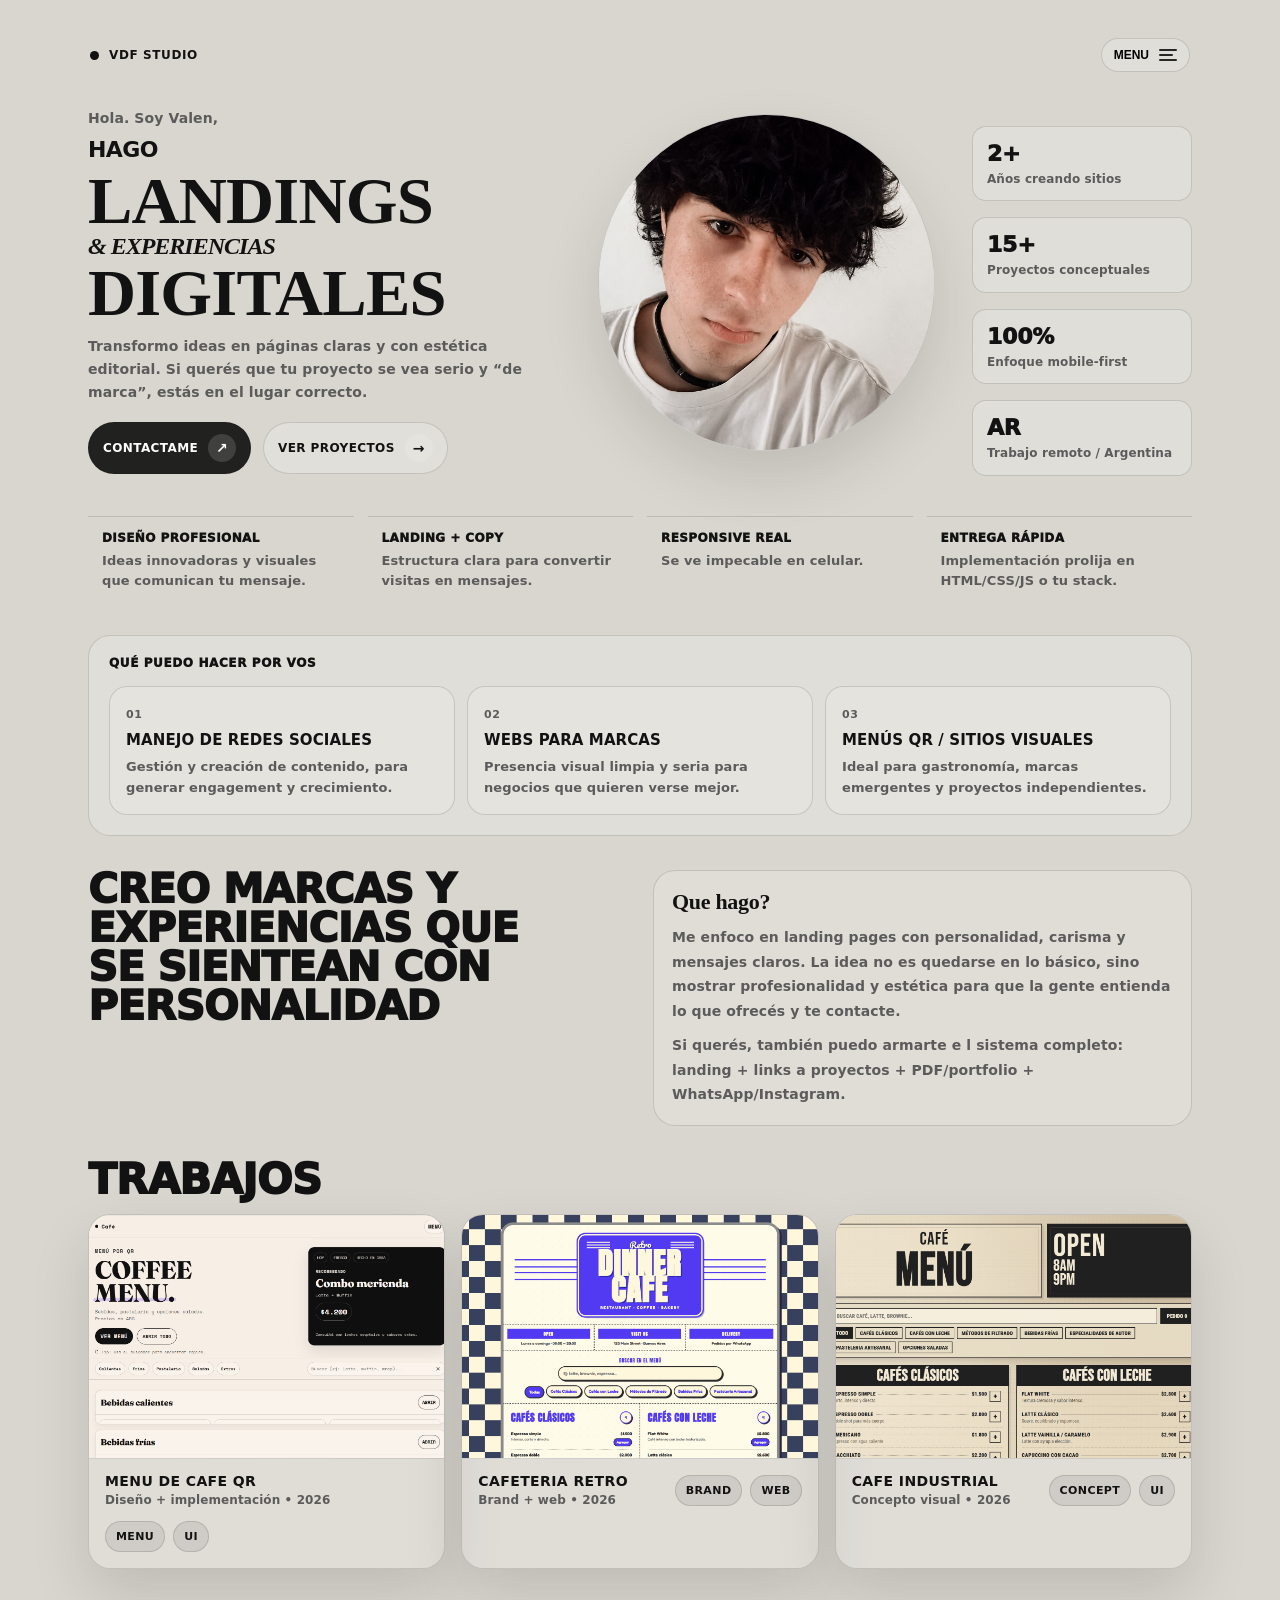
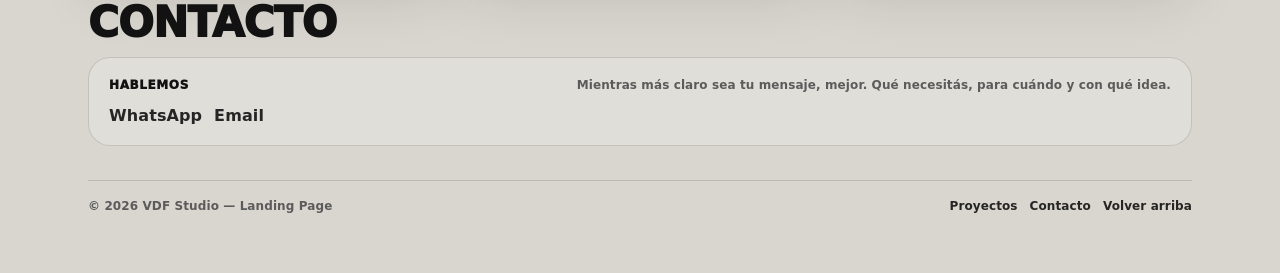
<file: index.html>
<!DOCTYPE html>
<html lang="es">
<head>
  <meta charset="utf-8" />
  <meta name="viewport" content="width=device-width, initial-scale=1" />
  <title>Tu Valen — Portfolio</title>
  <link rel="stylesheet" href="styles.css" />
</head>

<body>
  <div class="wrap">
    <!-- TOP BAR -->
    <header class="topbar">
      <div class="brand">
        <span class="dot" aria-hidden="true"></span>
        <span>VDF Studio</span>
      </div>

      <button class="menu-btn" type="button" aria-label="Abrir menú">
        MENU
        <span class="hamb" aria-hidden="true">
          <span></span><span></span><span></span>
        </span>
      </button>
    </header>

    <!-- HERO -->
    <section class="hero">
      <div class="hero-left">
        <p class="kicker">Hola. Soy <strong>Valen</strong>,</p>

        <h1 class="headline">
          <span class="small">HAGO</span>
          <span class="big">LANDINGS</span>
          <span class="amp">&amp; EXPERIENCIAS</span>
          <span class="big">DIGITALES</span>
        </h1>

        <p class="lead">
          Transformo ideas en páginas claras y con estética editorial.
          Si querés que tu proyecto se vea serio y “de marca”, estás en el lugar correcto.
        </p>

        <div class="cta-row">
          <a class="btn" href="#contacto">
            Contactame <span class="arrow">↗</span>
          </a>
          <a class="btn btn-ghost" href="#portfolio">
            Ver proyectos <span class="arrow">→</span>
          </a>
        </div>
      </div>

      <!-- FOTO CIRCULAR (placeholder) -->
        <div class="hero-mid">
          <div class="portrait" role="img" aria-label="Foto de presentación (placeholder)">
            <img src="img/presentacion.jpeg   " alt="">
          </div>
        </div>

      <!-- STATS -->
      <aside class="hero-right" aria-label="Estadísticas">
        <div class="stat">
          <div class="num">2+</div>
          <div class="label">Años creando sitios</div>
        </div>
        <div class="stat">
          <div class="num">15+</div>
          <div class="label">Proyectos conceptuales</div>
        </div>
        <div class="stat">
          <div class="num">100%</div>
          <div class="label">Enfoque mobile-first</div>
        </div>
        <div class="stat">
          <div class="num">AR</div>
          <div class="label">Trabajo remoto / Argentina</div>
        </div>
      </aside>
    </section>

    <!-- SERVICES -->
    <section class="services" aria-label="Servicios">
      <div class="service">
        <h4>Diseño profesional</h4>
        <p>Ideas innovadoras y visuales que comunican tu mensaje.</p>
      </div>
      <div class="service">
        <h4>Landing + copy</h4>
        <p>Estructura clara para convertir visitas en mensajes.</p>
      </div>
      <div class="service">
        <h4>Responsive real</h4>
        <p>Se ve impecable en celular.</p>
      </div>
      <div class="service">
        <h4>Entrega rápida</h4>
        <p>Implementación prolija en HTML/CSS/JS o tu stack.</p>
      </div>
    </section>

    <!-- REEMPLAZO DE TRUSTED BY -->
    <section class="value-strip" aria-label="Lo que puedo hacer por vos">
      <div class="value-strip-top">
        <h3>QUÉ PUEDO HACER POR VOS</h3>
        
      </div>    

      <div class="value-grid">
        <div class="value-card">
          <span>01</span>
          <h4>Manejo de redes sociales</h4>
          <p>Gestión y creación de contenido, para generar engagement y crecimiento.</p>
        </div>
        <div class="value-card">
          <span>02</span>
          <h4>Webs para marcas</h4>
          <p>Presencia visual limpia y seria para negocios que quieren verse mejor.</p>
        </div>
        <div class="value-card">
          <span>03</span>
          <h4>Menús QR / sitios visuales</h4>
          <p>Ideal para gastronomía, marcas emergentes y proyectos independientes.</p>
        </div>
      </div>
    </section>

    <!-- ABOUT -->
    <section class="about" aria-label="Sobre mí">
      <h2>
        CREO MARCAS Y EXPERIENCIAS QUE SE SIENTEAN CON PERSONALIDAD
      </h2>

      <div class="copy">
        <h3>Que hago?</h3>
        <p>
          Me enfoco en landing pages con personalidad, carisma y mensajes claros.
          La idea no es quedarse en lo básico, sino mostrar profesionalidad y estética para que la gente entienda lo que ofrecés y te contacte.
        </p>
        <p>
          Si querés, también puedo armarte e l sistema completo: landing + links a proyectos + PDF/portfolio + WhatsApp/Instagram.
        </p>
      </div>
    </section>

    <!-- PORTFOLIO -->
    <section id="portfolio" class="section" aria-label="Portfolio">
      <div class="section-head">
        <h2>TRABAJOS</h2>
       
      </div>

      <div class="portfolio-grid">
        <article class="project">
          <a class="project-link" 
            href="proyectos/MenuCafeteria/" 
            target="_blank"
            aria-label="Ver proyecto Menú Café">
            <div class="project-media">
              <img src="img/MenuCafe.png" alt="Vista previa del proyecto Menú Café">
              <span class="project-overlay">Ver sitio ↗</span>
            </div>
          </a>

          <div class="project-body">
            <div class="project-title">
              <strong>Menu de cafe QR</strong>
              <span>Diseño + implementación • 2026</span>
            </div>
            <div class="tags" aria-label="Etiquetas">
              <span class="tag">Menu</span>
              <span class="tag">UI</span>
            </div>
          </div>
        </article>

        <article class="project">
          <a 
            class="project-link" 
            href="proyectos/DinnerCoffee/"
            target="_blank"
            aria-label="Ver proyecto Menú Café"
          >
            <div class="project-media">
              <img src="img/MenuAzul.png" alt="Vista previa del proyecto Menú Café">
              <span class="project-overlay">Ver sitio ↗</span>
            </div>
          </a>

          <div class="project-body">
            <div class="project-title">
              <strong>Cafeteria retro</strong>
              <span>Brand + web • 2026</span>
            </div>
            <div class="tags" aria-label="Etiquetas">
              <span class="tag">Brand</span>
              <span class="tag">Web</span>
            </div>
          </div>
        </article>

        <article class="project">
          <a 
            class="project-link" 
            href="proyectos/MenuIndustrial/" 
            target="_blank"
            aria-label="Ver proyecto Menú Café"
          >
            <div class="project-media">
              <img src="img/MenuIndutrial.png" alt="Vista previa del proyecto Menú Café">
              <span class="project-overlay">Ver sitio ↗</span>
            </div>
          </a>

          <div class="project-body">
            <div class="project-title">
              <strong>Cafe industrial</strong>
              <span>Concepto visual • 2026</span>
            </div>
            <div class="tags" aria-label="Etiquetas">
              <span class="tag">Concept</span>
              <span class="tag">UI</span>
            </div>
          </div>
        </article>
      </div>
    </section>

    <!-- CONTACT -->
    <section id="contacto" class="section" aria-label="Contacto">
      <div class="section-head">
        <h2>CONTACTO</h2>
      </div>

      <div class="contact-box">
        <div class="contact-top">
          <h3>HABLEMOS</h3>
          <p class="note">Mientras más claro sea tu mensaje, mejor. Qué necesitás, para cuándo y con qué idea.</p>
        </div>

        <div class="links" style="margin-top:14px">
          <a 
            href="https://wa.me/5491158523481?text=Hola%20Valen,%20vi%20tu%20landing%20y%20quiero%20consultarte%20por%20una%20web."
            target="_blank" 
            aria-label="WhatsApp">WhatsApp</a>
          <a href="https://mail.google.com/mail/?view=cm&to=defrancescovalen@gmail.com" aria-label="Email">Email</a>
        </div>
      </div>
    </section>

    <footer>
      <div>© <span id="y"></span> VDF Studio — Landing Page</div>
      <div class="links">
        <a href="#portfolio">Proyectos</a>
        <a href="#contacto">Contacto</a>
        <a href="#">Volver arriba</a>
      </div>
    </footer>
  </div>

  <script>
    document.getElementById("y").textContent = new Date().getFullYear();
  </script>
</body>
</html>
</file>
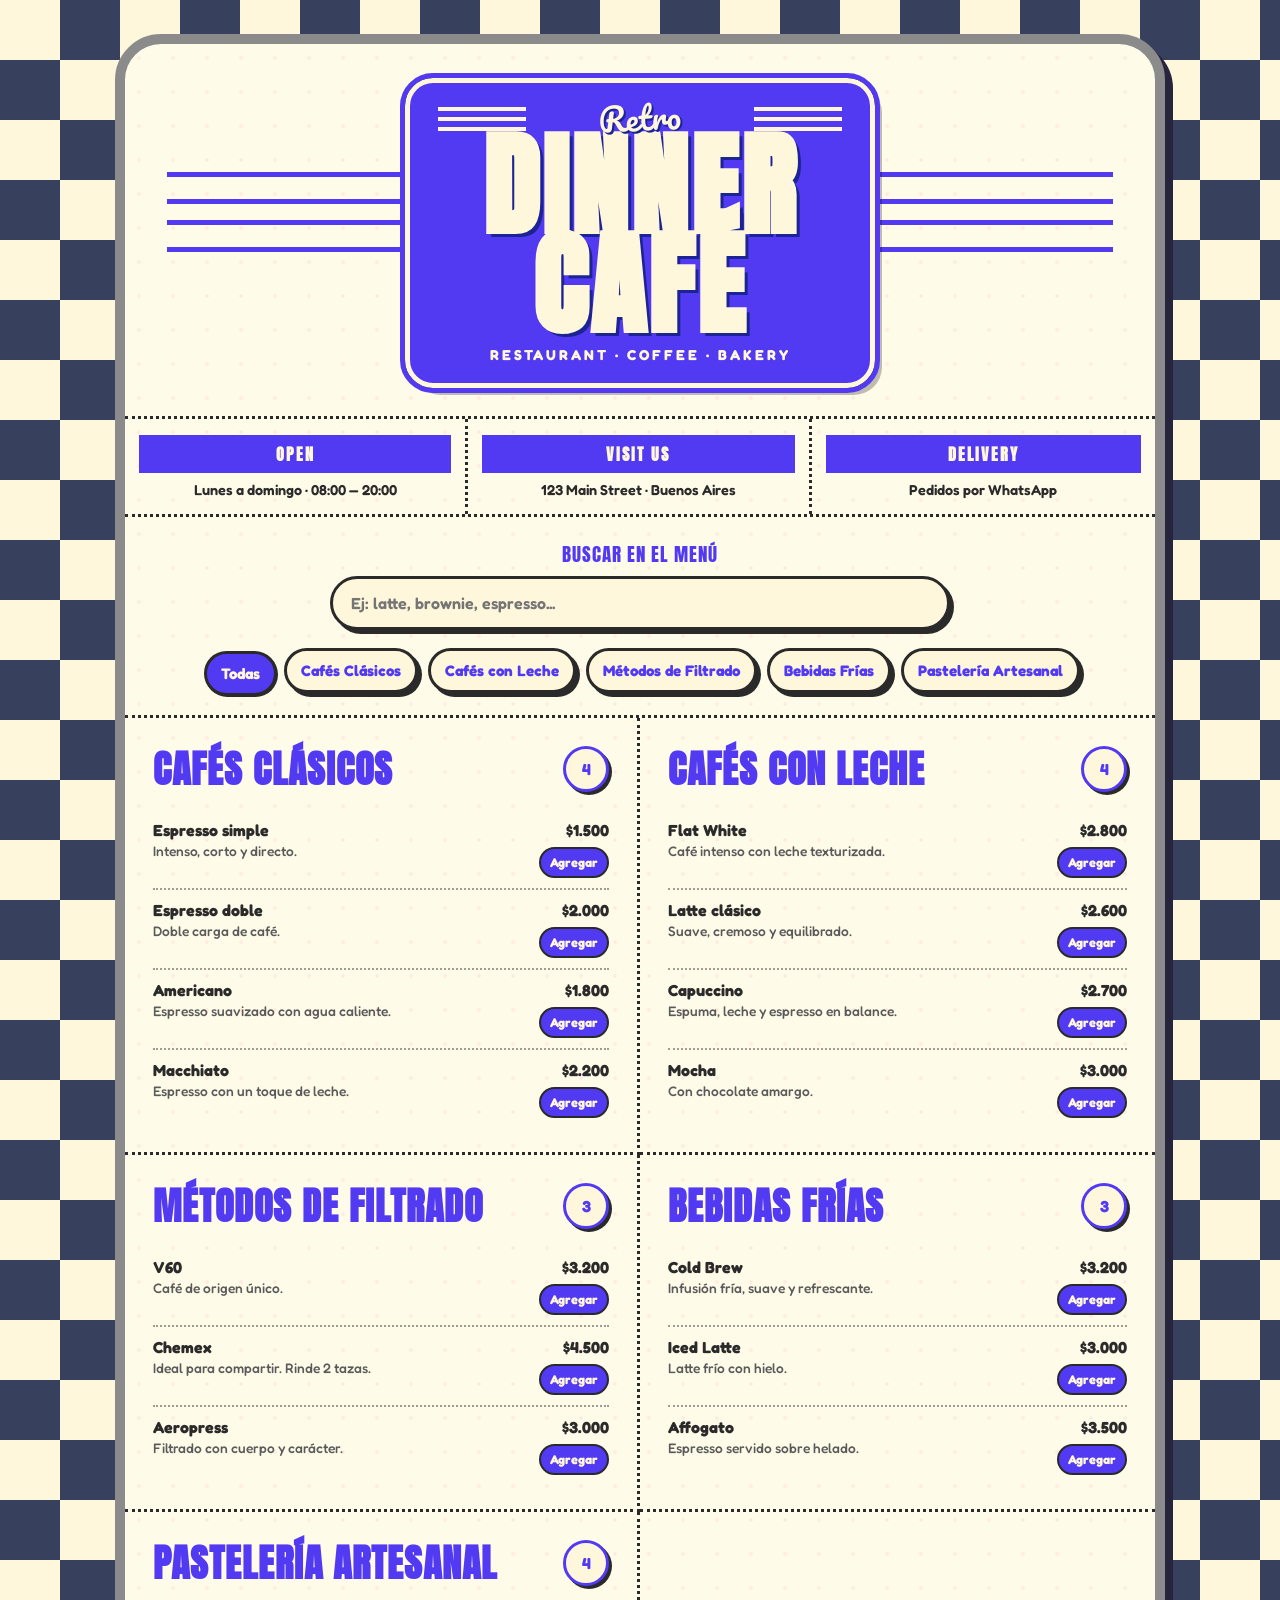
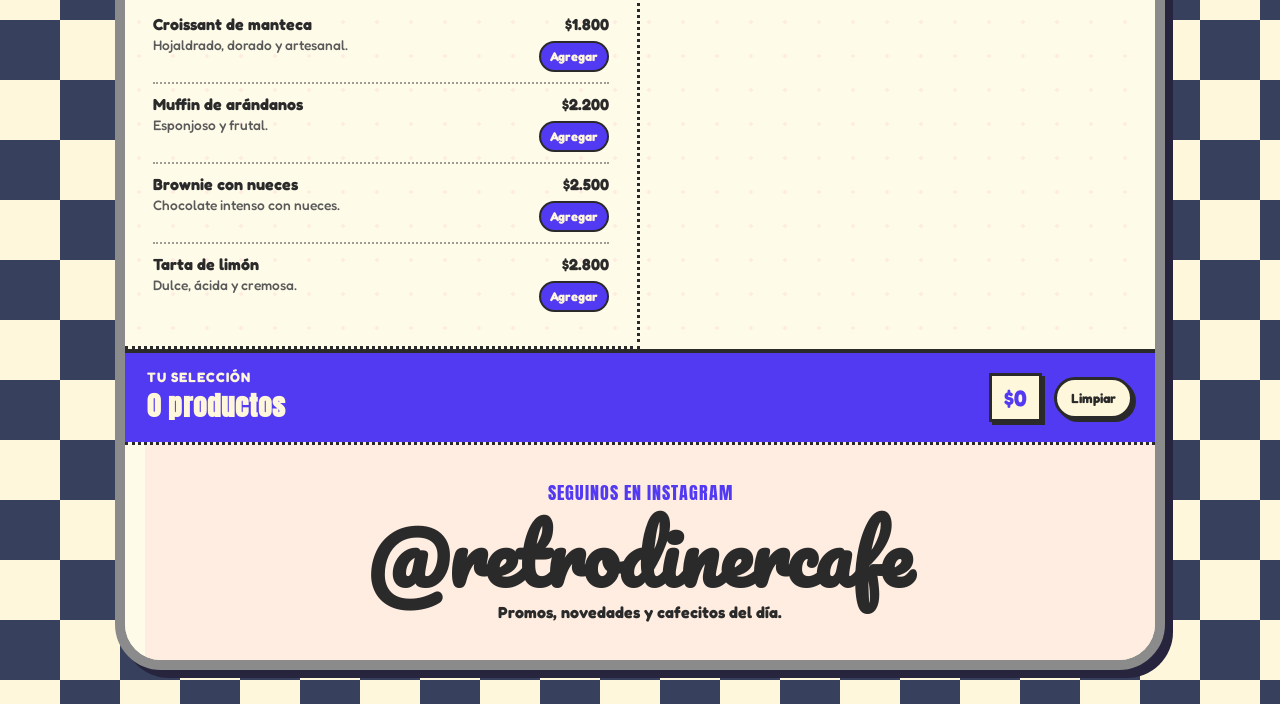
<file: proyectos/DinnerCoffe/index.html>
<!DOCTYPE html>
<html lang="es">
<head>
  <meta charset="UTF-8" />
  <meta name="viewport" content="width=device-width, initial-scale=1.0" />

  <title>Retro Diner Café - Menú QR</title>

  <link rel="preconnect" href="https://fonts.googleapis.com">
  <link rel="preconnect" href="https://fonts.gstatic.com" crossorigin>
  <link href="https://fonts.googleapis.com/css2?family=Anton&family=Fredoka:wght@400;500;600;700&family=Pacifico&display=swap" rel="stylesheet">

  <link rel="stylesheet" href="styles.css" />
</head>
<body>

  <main class="page">

    <section class="menu-board">

      <header class="hero">
        <div class="logo-sign">
          <span>Retro</span>
          <h1>Dinner Café</h1>
          <p>Restaurant · Coffee · Bakery</p>
        </div>

        <div class="hero-lines left-lines"></div>
        <div class="hero-lines right-lines"></div>
      </header>

      <section class="info-bar">
        <div>
          <strong>OPEN</strong>
          <span>Lunes a domingo · 08:00 — 20:00</span>
        </div>

        <div>
          <strong>VISIT US</strong>
          <span>123 Main Street · Buenos Aires</span>
        </div>

        <div>
          <strong>DELIVERY</strong>
          <span>Pedidos por WhatsApp</span>
        </div>
      </section>

      <section class="controls">
        <div class="search-box">
          <label for="searchInput">Buscar en el menú</label>
          <input id="searchInput" type="text" placeholder="Ej: latte, brownie, espresso..." />
        </div>

        <div class="category-tabs" id="categoryTabs"></div>
      </section>

      <section class="menu-grid" id="menuGrid"></section>

      <section class="order-panel">
        <div>
          <p>Tu selección</p>
          <h2 id="orderCount">0 productos</h2>
        </div>

        <div class="order-actions">
          <strong id="orderTotal">$0</strong>
          <button id="clearOrderBtn" type="button">Limpiar</button>
        </div>
      </section>

      <section class="selected-list" id="selectedList"></section>

      <section class="instagram-card">
        <p>SEGUINOS EN INSTAGRAM</p>
        <h2>@retrodinercafe</h2>
        <span>Promos, novedades y cafecitos del día.</span>
      </section>

    </section>

  </main>

  <script src="menu.js"></script>
</body>
</html>
</file>
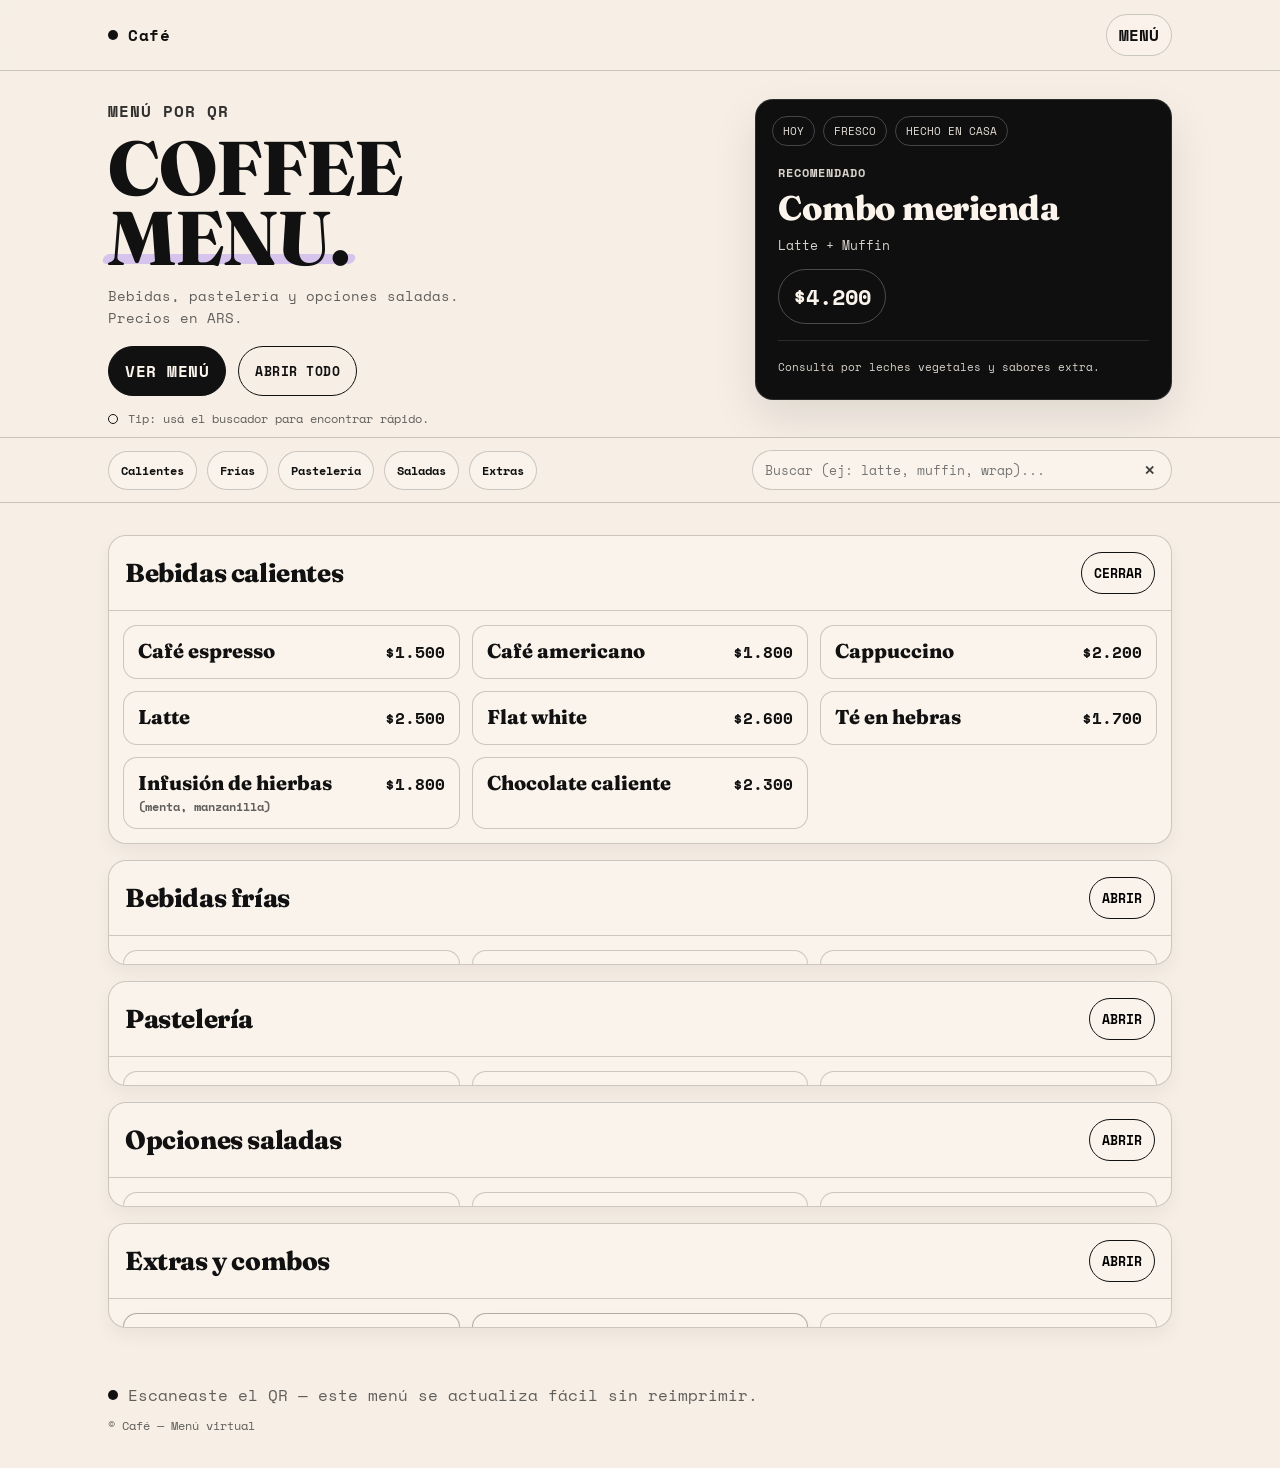
<file: proyectos/MenuCafeteria/index.html>
<!doctype html>
<html lang="es">
<head>
  <meta charset="utf-8" />
  <meta name="viewport" content="width=device-width, initial-scale=1" />
  <title>Menú | Café</title>
  <meta name="description" content="Menú virtual por QR" />

  <!-- Tipos: podés reemplazar por Google Fonts si querés -->
  <link rel="preconnect" href="https://fonts.googleapis.com">
  <link rel="preconnect" href="https://fonts.gstatic.com" crossorigin>
  <!-- Display retro + una mono para detalles -->
  <link href="https://fonts.googleapis.com/css2?family=Fraunces:opsz,wght@9..144,800&family=Space+Mono:wght@400;700&display=swap" rel="stylesheet">

  <link rel="stylesheet" href="styles.css" />
</head>

<body>
  <!-- Top bar -->
  <header class="topbar">
    <div class="topbar__inner">
      <div class="brand">
        <span class="brand__dot" aria-hidden="true"></span>
        <span class="brand__name">Café</span>
      </div>

      <a class="pill" href="#menu" aria-label="Ir al menú">MENÚ</a>
    </div>
  </header>

  <!-- Hero -->
  <main>
    <section class="hero" id="home">
      <div class="hero__grid">
        <div class="hero__left">
          <p class="kicker">MENÚ POR QR</p>
          <h1 class="hero__title">
            <span class="hero__titleLine">COFFEE</span>
            <span class="hero__titleLine accent">MENU.</span>
          </h1>
          <p class="hero__sub">
            Bebidas, pastelería y opciones saladas. <br />
            Precios en ARS.
          </p>

          <div class="hero__actions">
            <a class="btn" href="#menu">VER MENÚ</a>
            <button class="btn btn--ghost" id="btnExpandAll" type="button">ABRIR TODO</button>
          </div>

          <div class="hero__note">
            <span class="dot"></span>
            <span>Tip: usá el buscador para encontrar rápido.</span>
          </div>
        </div>

        <div class="hero__right">
          <div class="poster">
            <div class="poster__header">
              <span class="poster__tag">HOY</span>
              <span class="poster__tag">FRESCO</span>
              <span class="poster__tag">HECHO EN CASA</span>
            </div>

            <div class="poster__body">
              <p class="poster__kicker">RECOMENDADO</p>
              <h2 class="poster__title">Combo merienda</h2>
              <p class="poster__desc">Latte + Muffin</p>
              <div class="poster__price">$4.200</div>
              <div class="poster__footer">
                <span class="tiny">Consultá por leches vegetales y sabores extra.</span>
              </div>
            </div>
          </div>
        </div>
      </div>
    </section>

    <!-- Sticky nav + search -->
    <section class="navwrap" id="menu">
      <div class="navwrap__inner">
        <nav class="tabs" aria-label="Secciones del menú">
          <a class="tab" href="#calientes">Calientes</a>
          <a class="tab" href="#frias">Frías</a>
          <a class="tab" href="#pasteleria">Pastelería</a>
          <a class="tab" href="#saladas">Saladas</a>
          <a class="tab" href="#extras">Extras</a>
        </nav>

        <div class="search">
          <label class="srOnly" for="searchInput">Buscar</label>
          <input id="searchInput" type="search" placeholder="Buscar (ej: latte, muffin, wrap)..." autocomplete="off" />
          <button class="iconBtn" id="clearSearch" type="button" aria-label="Limpiar búsqueda">✕</button>
        </div>
      </div>
    </section>

    <!-- Sections -->
    <section class="container">
      <!-- Bebidas calientes -->
      <article class="section" id="calientes" data-section>
        <header class="section__header">
          <h2 class="section__title">Bebidas calientes</h2>
          <button class="section__toggle" type="button" data-toggle>ABRIR</button>
        </header>

        <div class="grid" data-panel>
          <div class="item" data-name="Café espresso" data-tags="cafe espresso caliente">
            <div class="item__row">
              <h3 class="item__name">Café espresso</h3>
              <div class="item__price">$1.500</div>
            </div>
          </div>

          <div class="item" data-name="Café americano" data-tags="cafe americano caliente">
            <div class="item__row">
              <h3 class="item__name">Café americano</h3>
              <div class="item__price">$1.800</div>
            </div>
          </div>

          <div class="item" data-name="Cappuccino" data-tags="capuccino cappuccino cafe leche caliente">
            <div class="item__row">
              <h3 class="item__name">Cappuccino</h3>
              <div class="item__price">$2.200</div>
            </div>
          </div>

          <div class="item" data-name="Latte" data-tags="latte cafe leche caliente">
            <div class="item__row">
              <h3 class="item__name">Latte</h3>
              <div class="item__price">$2.500</div>
            </div>
          </div>

          <div class="item" data-name="Flat white" data-tags="flat white cafe leche caliente">
            <div class="item__row">
              <h3 class="item__name">Flat white</h3>
              <div class="item__price">$2.600</div>
            </div>
          </div>

          <div class="item" data-name="Té en hebras" data-tags="te en hebras caliente">
            <div class="item__row">
              <h3 class="item__name">Té en hebras</h3>
              <div class="item__price">$1.700</div>
            </div>
          </div>

          <div class="item" data-name="Infusión de hierbas" data-tags="infusion hierbas menta manzanilla caliente">
            <div class="item__row">
              <h3 class="item__name">Infusión de hierbas <span class="muted">(menta, manzanilla)</span></h3>
              <div class="item__price">$1.800</div>
            </div>
          </div>

          <div class="item" data-name="Chocolate caliente" data-tags="chocolate caliente">
            <div class="item__row">
              <h3 class="item__name">Chocolate caliente</h3>
              <div class="item__price">$2.300</div>
            </div>
          </div>
        </div>
      </article>

      <!-- Bebidas frías -->
      <article class="section" id="frias" data-section>
        <header class="section__header">
          <h2 class="section__title">Bebidas frías</h2>
          <button class="section__toggle" type="button" data-toggle>ABRIR</button>
        </header>

        <div class="grid" data-panel>
          <div class="item" data-name="Café frío (iced coffee)" data-tags="cafe frio iced coffee bebidas frias">
            <div class="item__row">
              <h3 class="item__name">Café frío <span class="muted">(iced coffee)</span></h3>
              <div class="item__price">$2.000</div>
            </div>
          </div>

          <div class="item" data-name="Frappé de café" data-tags="frappe cafe frio bebidas frias">
            <div class="item__row">
              <h3 class="item__name">Frappé de café</h3>
              <div class="item__price">$2.800</div>
            </div>
          </div>

          <div class="item" data-name="Limonada casera" data-tags="limonada casera bebidas frias">
            <div class="item__row">
              <h3 class="item__name">Limonada casera</h3>
              <div class="item__price">$2.200</div>
            </div>
          </div>

          <div class="item" data-name="Smoothie de frutas" data-tags="smoothie frutas bebidas frias">
            <div class="item__row">
              <h3 class="item__name">Smoothie de frutas</h3>
              <div class="item__price">$2.700</div>
            </div>
          </div>

          <div class="item" data-name="Té helado" data-tags="te helado limon durazno bebidas frias">
            <div class="item__row">
              <h3 class="item__name">Té helado <span class="muted">(limón o durazno)</span></h3>
              <div class="item__price">$2.000</div>
            </div>
          </div>

          <div class="item" data-name="Licuado de banana con leche" data-tags="licuado banana leche bebidas frias">
            <div class="item__row">
              <h3 class="item__name">Licuado de banana con leche</h3>
              <div class="item__price">$2.400</div>
            </div>
          </div>
        </div>
      </article>

      <!-- Pastelería -->
      <article class="section" id="pasteleria" data-section>
        <header class="section__header">
          <h2 class="section__title">Pastelería</h2>
          <button class="section__toggle" type="button" data-toggle>ABRIR</button>
        </header>

        <div class="grid" data-panel>
          <div class="item" data-name="Croissant" data-tags="croissant pasteleria">
            <div class="item__row">
              <h3 class="item__name">Croissant</h3>
              <div class="item__price">$1.800</div>
            </div>
          </div>

          <div class="item" data-name="Muffin de chocolate" data-tags="muffin chocolate pasteleria">
            <div class="item__row">
              <h3 class="item__name">Muffin de chocolate</h3>
              <div class="item__price">$2.000</div>
            </div>
          </div>

          <div class="item" data-name="Muffin de arándanos" data-tags="muffin arandanos pasteleria">
            <div class="item__row">
              <h3 class="item__name">Muffin de arándanos</h3>
              <div class="item__price">$2.200</div>
            </div>
          </div>

          <div class="item" data-name="Tarta de manzana" data-tags="tarta manzana pasteleria">
            <div class="item__row">
              <h3 class="item__name">Tarta de manzana</h3>
              <div class="item__price">$2.500</div>
            </div>
          </div>

          <div class="item" data-name="Cheesecake" data-tags="cheesecake pasteleria">
            <div class="item__row">
              <h3 class="item__name">Cheesecake</h3>
              <div class="item__price">$3.000</div>
            </div>
          </div>

          <div class="item" data-name="Cookies artesanales (x2)" data-tags="cookies artesanales pasteleria">
            <div class="item__row">
              <h3 class="item__name">Cookies artesanales <span class="muted">(x2)</span></h3>
              <div class="item__price">$1.600</div>
            </div>
          </div>

          <div class="item" data-name="Brownie" data-tags="brownie pasteleria">
            <div class="item__row">
              <h3 class="item__name">Brownie</h3>
              <div class="item__price">$2.400</div>
            </div>
          </div>
        </div>
      </article>

      <!-- Opciones saladas -->
      <article class="section" id="saladas" data-section>
        <header class="section__header">
          <h2 class="section__title">Opciones saladas</h2>
          <button class="section__toggle" type="button" data-toggle>ABRIR</button>
        </header>

        <div class="grid" data-panel>
          <div class="item" data-name="Tostado de jamón y queso" data-tags="tostado jamon queso salado">
            <div class="item__row">
              <h3 class="item__name">Tostado de jamón y queso</h3>
              <div class="item__price">$2.800</div>
            </div>
          </div>

          <div class="item" data-name="Sandwich veggie" data-tags="sandwich veggie palta tomate rucula salado">
            <div class="item__row">
              <h3 class="item__name">Sandwich veggie <span class="muted">(palta, tomate, rúcula)</span></h3>
              <div class="item__price">$3.200</div>
            </div>
          </div>

          <div class="item" data-name="Focaccia con aceitunas" data-tags="focaccia aceitunas salado">
            <div class="item__row">
              <h3 class="item__name">Focaccia con aceitunas</h3>
              <div class="item__price">$2.500</div>
            </div>
          </div>

          <div class="item" data-name="Bagel con salmón y queso crema" data-tags="bagel salmon queso crema salado">
            <div class="item__row">
              <h3 class="item__name">Bagel con salmón y queso crema</h3>
              <div class="item__price">$3.800</div>
            </div>
          </div>

          <div class="item" data-name="Wrap de pollo y vegetales" data-tags="wrap pollo vegetales salado">
            <div class="item__row">
              <h3 class="item__name">Wrap de pollo y vegetales</h3>
              <div class="item__price">$3.500</div>
            </div>
          </div>

          <div class="item" data-name="Empanada casera" data-tags="empanada carne pollo caprese salado">
            <div class="item__row">
              <h3 class="item__name">Empanada casera <span class="muted">(carne, pollo o caprese)</span></h3>
              <div class="item__price">$1.800</div>
            </div>
          </div>
        </div>
      </article>

      <!-- Extras y combos -->
      <article class="section" id="extras" data-section>
        <header class="section__header">
          <h2 class="section__title">Extras y combos</h2>
          <button class="section__toggle" type="button" data-toggle>ABRIR</button>
        </header>

        <div class="grid" data-panel>
          <div class="item item--featured" data-name="Combo desayuno" data-tags="combo desayuno cafe croissant">
            <div class="item__row">
              <h3 class="item__name">Combo desayuno <span class="muted">Café + Croissant</span></h3>
              <div class="item__price">$3.000</div>
            </div>
            <p class="item__hint">Ideal para arrancar el día.</p>
          </div>

          <div class="item item--featured" data-name="Combo merienda" data-tags="combo merienda latte muffin">
            <div class="item__row">
              <h3 class="item__name">Combo merienda <span class="muted">Latte + Muffin</span></h3>
              <div class="item__price">$4.200</div>
            </div>
            <p class="item__hint">El más pedido.</p>
          </div>

          <div class="item" data-name="Extra leche vegetal" data-tags="extra leche vegetal almendra avena soja">
            <div class="item__row">
              <h3 class="item__name">Extra leche vegetal <span class="muted">(almendra, avena, soja)</span></h3>
              <div class="item__price">+$400</div>
            </div>
          </div>

          <div class="item" data-name="Extra sabor" data-tags="extra sabor vainilla caramelo avellana">
            <div class="item__row">
              <h3 class="item__name">Extra sabor <span class="muted">(vainilla, caramelo, avellana)</span></h3>
              <div class="item__price">+$300</div>
            </div>
          </div>
        </div>
      </article>

      <!-- Empty search state -->
      <div class="empty" id="emptyState" hidden>
        <h3>No encontré resultados</h3>
        <p>Probá con otra palabra (ej: “café”, “muffin”, “wrap”).</p>
      </div>
    </section>

    <footer class="footer">
      <p class="footer__line">
        <span class="footer__dot" aria-hidden="true"></span>
        <span>Escaneaste el QR — este menú se actualiza fácil sin reimprimir.</span>
      </p>
      <p class="footer__tiny">© Café — Menú virtual</p>
    </footer>
  </main>

  <!-- Back to top -->
  <button class="toTop" id="toTop" type="button" aria-label="Volver arriba">↑</button>

  <script src="app.js"></script>
</body>
</html>
</file>
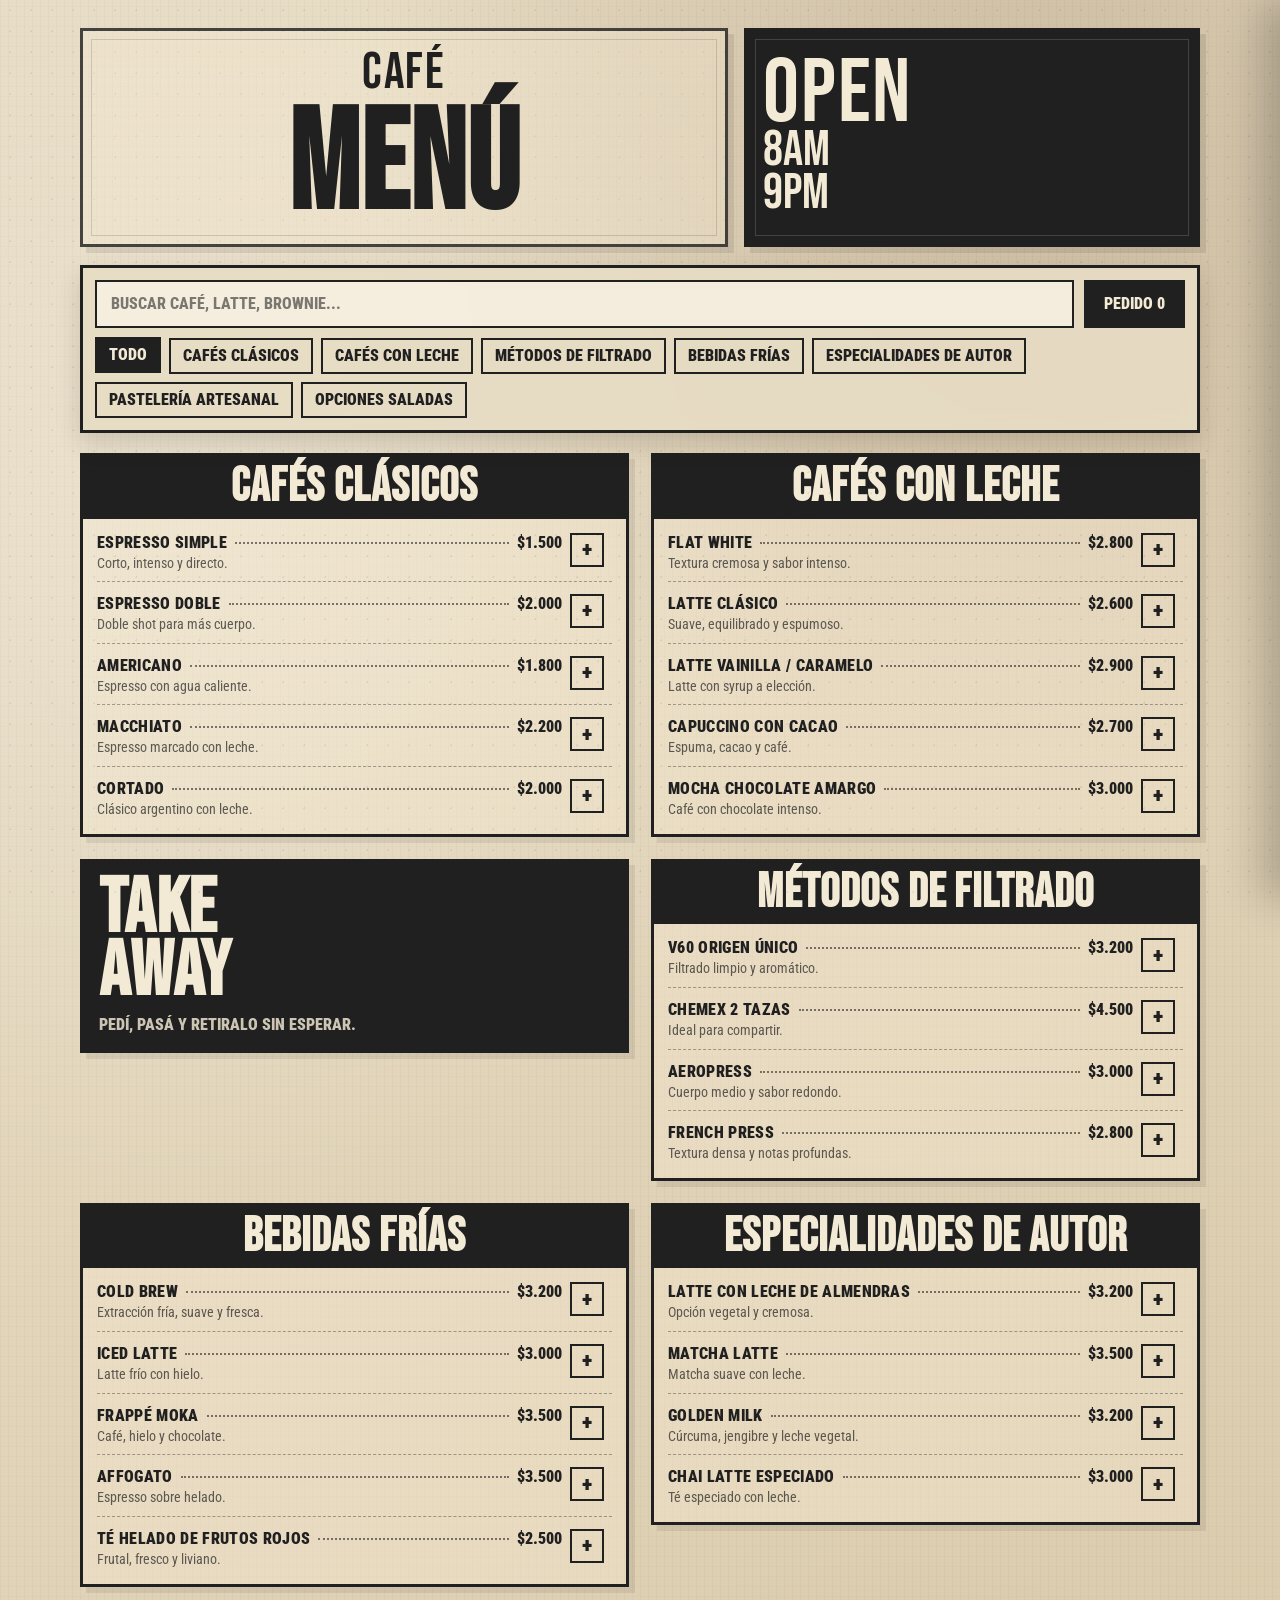
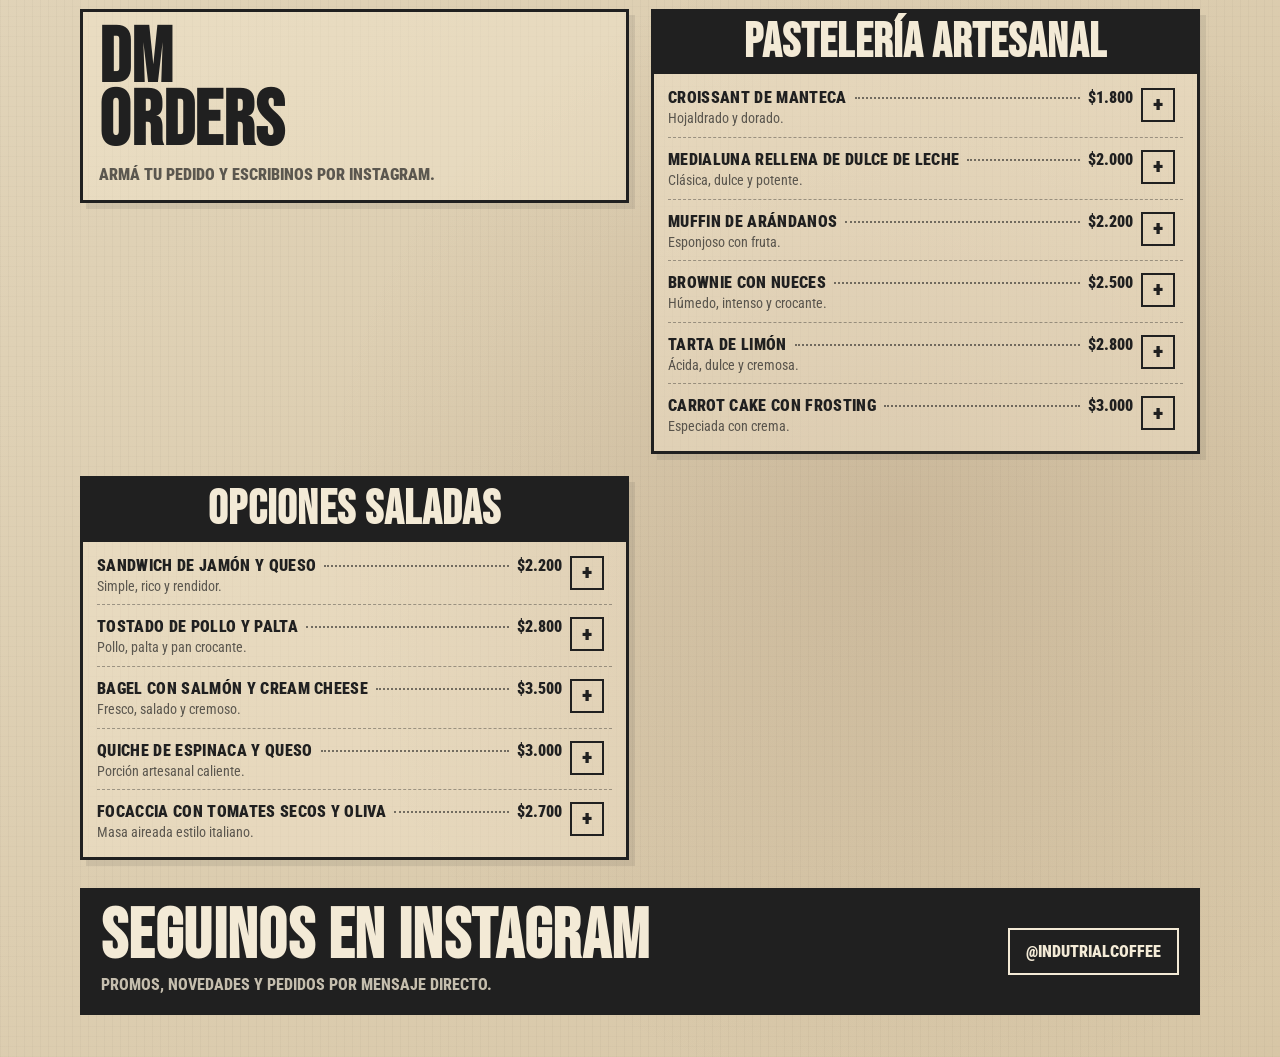
<file: proyectos/MenuIndustrial/index.html>
<!DOCTYPE html>
<html lang="es">
<head>
  <meta charset="UTF-8" />
  <meta name="viewport" content="width=device-width, initial-scale=1.0" />
  <title>Menú QR Café</title>
  <link rel="preconnect" href="https://fonts.googleapis.com" />
  <link rel="preconnect" href="https://fonts.gstatic.com" crossorigin />
  <link href="https://fonts.googleapis.com/css2?family=Bebas+Neue&family=Roboto+Condensed:wght@400;700;900&display=swap" rel="stylesheet" />
  <link rel="stylesheet" href="styles.css" />
</head>
<body>
  <div class="page">
    <header class="top-grid" id="inicio">
      <section class="stamp-box brand-box">
        <div class="eyebrow" id="brandName">CAFÉ   </div>
        <h1 class="mega-title">MENÚ</h1>
      </section>

      <section class="stamp-box dark-box">
        <div class="open-title">OPEN</div>
        <div class="hours" id="openHours">8AM<br />TO 9PM</div>
      </section>
    </header>

    <nav class="toolbar" aria-label="Filtros del menú">
      <div class="toolbar-top">
        <input class="search" id="searchInput" type="search" placeholder="Buscar café, latte, brownie..." />
        <button class="cart-open" id="openCart" type="button">Pedido <span id="cartCount">0</span></button>
      </div>
      <div class="category-nav" id="categoryNav"></div>
    </nav>

    <main class="layout" id="menuGrid"></main>

    <footer class="footer">
      <div>
        <h2>SEGUINOS EN INSTAGRAM</h2>
        <p>Promos, novedades y pedidos por mensaje directo.</p>
      </div>
      <a class="insta-link" id="instagramLink" href="#" target="_blank" rel="noopener">@tu_cafeteria</a>
    </footer>
  </div>

  <div class="drawer-backdrop" id="drawerBackdrop"></div>

  <aside class="cart-drawer" id="cartDrawer" aria-label="Pedido">
    <div class="cart-head">
      <h2>Tu pedido</h2>
      <button class="close-cart" id="closeCart" type="button" aria-label="Cerrar pedido">×</button>
    </div>

    <div class="cart-body">
      <div class="cart-list" id="cartList"></div>
    </div>

    <div class="cart-total">
      <div class="total-line">
        <span>Total estimado</span>
        <strong id="cartTotal">$0</strong>
      </div>
      <div class="order-actions">
        <button class="action-btn" id="clearCart" type="button">Vaciar</button>
        <button class="action-btn primary" id="sendOrder" type="button">Copiar y abrir Insta</button>
      </div>
    </div>
  </aside>

  <div class="toast" id="toast">Pedido copiado. Abrí Instagram y pegalo por DM.</div>

  <script src="menu.js"></script>
</body>
</html>
</file>
<file: styles.css>
:root{
  --bg: #d9d6cf;
  --panel: #e7e3dc;
  --ink: #121212;
  --muted: #5b5b5b;
  --line: rgba(18,18,18,.14);
  --pill: rgba(18,18,18,.08);
  --shadow: 0 26px 60px rgba(0,0,0,.12);

  --r-lg: 22px;
  --r-md: 14px;

  --serif: ui-serif, Georgia, "Times New Roman", Times, serif;
  --sans: ui-sans-serif, system-ui, -apple-system, Segoe UI, Roboto, Arial, "Helvetica Neue", Helvetica, sans-serif;
}

*{
  box-sizing: border-box;
}

html, body{
  height: 100%;
}

body{
  margin: 0;
  background: var(--bg);
  color: var(--ink);
  font-family: var(--sans);
  letter-spacing: .1px;
}

.wrap{
  max-width: 1140px;
  margin: 0 auto;
  padding: 26px 18px 60px;
}

/* TOP BAR */
.topbar{
  display:flex;
  align-items:center;
  justify-content:space-between;
  gap:16px;
  padding: 12px 2px 18px;
}

.brand{
  display:flex;
  align-items:center;
  gap:10px;
  font-weight: 800;
  letter-spacing:.6px;
  text-transform: uppercase;
  font-size: 12px;
}

.dot{
  width: 9px;
  height: 9px;
  border-radius: 50%;
  background: var(--ink);
  display:inline-block;
}

.menu-btn{
  border: 1px solid var(--line);
  background: rgba(255,255,255,.20);
  padding: 9px 12px;
  border-radius: 999px;
  display:flex;
  align-items:center;
  gap:10px;
  font-weight:700;
  font-size:12px;
  cursor:pointer;
  transition: transform .12s ease;
}

.menu-btn:active{
  transform: scale(.98);
}

.hamb{
  width: 18px;
  height: 12px;
  position: relative;
}

.hamb span{
  position:absolute;
  left:0;
  right:0;
  height:2px;
  background: var(--ink);
  border-radius: 99px;
  opacity:.9;
}

.hamb span:nth-child(1){ top:0; }
.hamb span:nth-child(2){ top:5px; width: 75%; }
.hamb span:nth-child(3){ bottom:0; }

/* HERO */
.hero{
  display:grid;
  grid-template-columns: 1.15fr .8fr .55fr;
  gap: 26px;
  align-items: start;
  padding: 14px 0 6px;
}

.hero-left{
  padding-right: 8px;
}

.kicker{
  font-size: 14px;
  color: var(--muted);
  margin: 6px 0 14px;
  font-weight: 700;
}

.headline{
  font-family: var(--serif);
  line-height: .92;
  letter-spacing: -.8px;
  margin: 0 0 12px;
}

.headline .small{
  display:block;
  font-family: var(--sans);
  font-weight: 800;
  letter-spacing: -.6px;
  font-size: clamp(18px, 2vw, 22px);
  margin-bottom: 10px;
}

.headline .big{
  display:block;
  font-weight: 900;
  font-size: clamp(42px, 5.2vw, 70px);
  text-transform: uppercase;
}

.headline .amp{
  font-style: italic;
  font-weight: 700;
  text-transform:none;
  letter-spacing: -1px;
  display:inline-block;
  margin: 4px 0;
}

.lead{
  color: var(--muted);
  max-width: 52ch;
  margin: 10px 0 18px;
  font-size: 14px;
  line-height: 1.65;
  font-weight: 600;
}

.cta-row{
  display:flex;
  align-items:center;
  gap: 12px;
  flex-wrap: wrap;
  margin-top: 6px;
}

.btn{
  display:inline-flex;
  align-items:center;
  gap:10px;
  border-radius: 999px;
  padding: 11px 14px;
  border: 1px solid var(--line);
  background: rgba(18,18,18,.92);
  color: #fff;
  font-weight: 800;
  font-size: 12px;
  letter-spacing:.4px;
  text-transform: uppercase;
  cursor:pointer;
  text-decoration:none;
}

.btn .arrow{
  width: 28px;
  height: 28px;
  border-radius: 999px;
  background: rgba(255,255,255,.14);
  display:grid;
  place-items:center;
  font-size: 14px;
}

.btn-ghost{
  background: rgba(255,255,255,.22);
  color: var(--ink);
  font-weight: 800;
}

/* FOTO HERO */
.hero-mid{
  display:grid;
  place-items:center;
  padding-top: 10px;
}

.portrait{
  width: min(360px, 100%);
  aspect-ratio: 1 / 1;
  border-radius: 999px;
  background: linear-gradient(135deg, rgba(255,255,255,.55), rgba(255,255,255,.15));
  border: 1px solid var(--line);
  box-shadow: var(--shadow);
  overflow:hidden;
  position:relative;
}

.portrait .ph{
  position:absolute;
  inset:0;
  display:grid;
  place-items:center;
  text-align:center;
  padding: 18px;
  color: rgba(18,18,18,.70);
  font-weight: 900;
  letter-spacing:.6px;
  text-transform: uppercase;
  font-size: 12px;
}

/* STATS */
.hero-right{
  padding-top: 22px;
  display:flex;
  flex-direction: column;
  gap: 16px;
  justify-self: end;
  width: 100%;
  max-width: 220px;
}

.stat{
  padding: 14px 14px;
  border: 1px solid var(--line);
  background: rgba(255,255,255,.20);
  border-radius: var(--r-md);
}

.stat .num{
  font-weight: 950;
  font-size: 22px;
  letter-spacing: -.2px;
}

.stat .label{
  margin-top: 6px;
  color: var(--muted);
  font-weight: 800;
  font-size: 12px;
  line-height: 1.2;
}

/* SERVICES */
.services{
  margin-top: 18px;
  padding: 16px 0 10px;
  display:grid;
  grid-template-columns: repeat(4, 1fr);
  gap: 14px;
}

.service{
  padding: 14px 14px;
  border-top: 1px solid var(--line);
}

.service h4{
  margin: 0 0 6px;
  font-size: 12px;
  letter-spacing:.4px;
  text-transform: uppercase;
  font-weight: 950;
}

.service p{
  margin: 0;
  color: var(--muted);
  font-size: 13px;
  line-height: 1.55;
  font-weight: 600;
}

/* REEMPLAZO TRUSTED BY */
.value-strip{
  margin-top: 20px;
  padding: 20px;
  border: 1px solid var(--line);
  background: rgba(255,255,255,.20);
  border-radius: var(--r-lg);
}

.value-strip-top{
  display:flex;
  align-items: baseline;
  justify-content: space-between;
  gap: 16px;
  flex-wrap: wrap;
}

.value-strip h3{
  margin:0;
  font-size: 12px;
  font-weight: 950;
  letter-spacing:.6px;
  text-transform: uppercase;
}

.note{
  margin:0;
  color: var(--muted);
  font-weight: 700;
  font-size: 12px;
}

.value-grid{
  margin-top: 16px;
  display:grid;
  grid-template-columns: repeat(3, 1fr);
  gap: 12px;
}

.value-card{
  border: 1px solid var(--line);
  background: rgba(255,255,255,.16);
  border-radius: 18px;
  padding: 16px;
}

.value-card span{
  display:inline-block;
  margin-bottom: 10px;
  font-size: 11px;
  font-weight: 900;
  letter-spacing: .5px;
  color: var(--muted);
}

.value-card h4{
  margin: 0 0 8px;
  font-size: 15px;
  line-height: 1.2;
  text-transform: uppercase;
}

.value-card p{
  margin: 0;
  color: var(--muted);
  font-size: 13px;
  line-height: 1.6;
  font-weight: 600;
}



/* PACKS / PRECIOS */
.pricing{
  margin-top: 34px;
}

.pack-kicker{
  margin: 0 0 8px;
  color: var(--muted);
  font-size: 12px;
  font-weight: 950;
  letter-spacing: .7px;
  text-transform: uppercase;
}

.pricing-head{
  align-items: end;
}

.pricing-grid{
  display:grid;
  grid-template-columns: repeat(3, 1fr);
  gap: 16px;
}

.price-card{
  min-height: 100%;
  padding: 18px;
  border: 1px solid var(--line);
  background: rgba(255,255,255,.22);
  border-radius: var(--r-lg);
  display:flex;
  flex-direction: column;
  gap: 12px;
  position: relative;
  overflow: hidden;
}

.price-card.featured{
  background: rgba(18,18,18,.92);
  color: #fff;
  box-shadow: var(--shadow);
}

.price-card.featured .plan-desc,
.price-card.featured .plan-list,
.price-card.featured .price span{
  color: rgba(255,255,255,.74);
}

.price-card.featured .plan-tag,
.price-card.featured .plan-number{
  border-color: rgba(255,255,255,.22);
  background: rgba(255,255,255,.10);
  color: #fff;
}

.price-top{
  display:flex;
  align-items:center;
  justify-content: space-between;
  gap: 12px;
}

.plan-number,
.plan-tag{
  display:inline-flex;
  align-items:center;
  justify-content:center;
  min-height: 30px;
  padding: 7px 10px;
  border-radius: 999px;
  border: 1px solid var(--line);
  background: var(--pill);
  color: var(--ink);
  font-size: 11px;
  font-weight: 950;
  letter-spacing: .5px;
  text-transform: uppercase;
}

.price-card h3{
  margin: 4px 0 0;
  font-family: var(--serif);
  font-size: 26px;
  line-height: 1;
  letter-spacing: -.4px;
  text-transform: uppercase;
}

.plan-desc{
  margin: 0;
  color: var(--muted);
  font-weight: 650;
  font-size: 14px;
  line-height: 1.55;
}

.price{
  margin-top: 4px;
  font-size: clamp(30px, 3vw, 42px);
  font-weight: 950;
  letter-spacing: -1px;
  line-height: .95;
}

.price span{
  font-size: 13px;
  letter-spacing: 0;
  color: var(--muted);
  font-weight: 850;
  text-transform: uppercase;
}

.plan-list{
  margin: 4px 0 0;
  padding: 0;
  list-style: none;
  color: var(--muted);
  display:grid;
  gap: 10px;
  font-size: 13px;
  line-height: 1.35;
  font-weight: 700;
}

.plan-list li{
  display:flex;
  gap: 10px;
  align-items: flex-start;
}

.plan-list li::before{
  content: "↗";
  flex: 0 0 auto;
  font-weight: 950;
  color: currentColor;
  opacity: .8;
}

.pricing-note{
  margin: 12px 0 0;
  color: var(--muted);
  font-weight: 700;
  font-size: 12px;
  line-height: 1.55;
}

/* ABOUT */
.about{
  margin-top: 34px;
  display:grid;
  grid-template-columns: 1fr 1fr;
  gap: 26px;
  align-items: start;
}

.about h2{
  margin:0;
  font-size: clamp(28px, 3.2vw, 44px);
  line-height: .95;
  letter-spacing:-.8px;
  text-transform: uppercase;
  font-weight: 950;
  max-width: 16ch;
}

.about .copy{
  background: rgba(255,255,255,.18);
  border: 1px solid var(--line);
  border-radius: var(--r-lg);
  padding: 18px 18px;
}

.about .copy h3{
  margin:0 0 10px;
  font-family: var(--serif);
  font-size: 22px;
  letter-spacing:-.3px;
}

.about .copy p{
  margin: 0 0 10px;
  color: var(--muted);
  font-weight: 650;
  line-height: 1.75;
  font-size: 14px;
}

.about .copy p:last-child{
  margin-bottom: 0;
}

/* SECCIONES */
.section{
  margin-top: 34px;
}

.section-head{
  display:flex;
  justify-content: space-between;
  align-items: end;
  gap: 16px;
  flex-wrap: wrap;
  margin-bottom: 14px;
}

.section-head h2{
  margin: 0;
  font-size: 42px;
  line-height: .95;
  letter-spacing:-.8px;
  text-transform: uppercase;
  font-weight: 950;
}

.section-head p{
  margin: 0;
  max-width: 60ch;
  color: var(--muted);
  font-weight: 650;
  line-height: 1.6;
  font-size: 13px;
}

/* PORTFOLIO */
.portfolio-grid{
  display:grid;
  grid-template-columns: repeat(3, 1fr);
  gap: 16px;
}

.project{
  border: 1px solid var(--line);
  background: rgba(255,255,255,.18);
  border-radius: var(--r-lg);
  overflow:hidden;
  box-shadow: var(--shadow);
}

.project-media{
  aspect-ratio: 16 / 11;
  background: linear-gradient(135deg, rgba(255,255,255,.55), rgba(255,255,255,.10));
  border-bottom: 1px solid var(--line);
  position: relative;
}

.project-media .ph{
  position:absolute;
  inset:0;
  display:grid;
  place-items:center;
  text-align:center;
  padding: 18px;
  color: rgba(18,18,18,.65);
  font-weight: 950;
  letter-spacing:.6px;
  text-transform: uppercase;
  font-size: 12px;
}
.project-link{
  display: block;
  color: inherit;
  text-decoration: none;
}

.project-media{
  aspect-ratio: 16 / 11;
  background: linear-gradient(135deg, rgba(255,255,255,.55), rgba(255,255,255,.10));
  border-bottom: 1px solid var(--line);
  position: relative;
  overflow: hidden;
}

.project-media img{
  width: 100%;
  height: 100%;
  object-fit: cover;
  display: block;
  transition: transform .45s ease;
}

.project:hover .project-media img{
  transform: scale(1.08);
}

.project-overlay{
  position: absolute;
  right: 12px;
  bottom: 12px;
  padding: 9px 11px;
  border-radius: 999px;
  background: rgba(18,18,18,.82);
  color: #fff;
  font-size: 11px;
  font-weight: 900;
  letter-spacing: .4px;
  text-transform: uppercase;
  opacity: 0;
  transform: translateY(8px);
  transition: opacity .25s ease, transform .25s ease;
}

.project:hover .project-overlay{
  opacity: 1;
  transform: translateY(0);
}

.project-body{
  padding: 14px 16px 16px;
  display:flex;
  justify-content: space-between;
  gap: 14px;
  flex-wrap: wrap;
  align-items: center;
}

.project-title{
  display:flex;
  flex-direction: column;
  gap: 4px;
}

.project-title strong{
  font-size: 14px;
  letter-spacing:.4px;
  text-transform: uppercase;
}

.project-title span{
  font-size: 12px;
  color: var(--muted);
  font-weight: 700;
}

.tags{
  display:flex;
  gap: 8px;
  flex-wrap: wrap;
  justify-content: flex-end;
}

.tag{
  padding: 8px 10px;
  border-radius: 999px;
  border: 1px solid var(--line);
  background: var(--pill);
  font-weight: 900;
  font-size: 11px;
  letter-spacing:.4px;
  text-transform: uppercase;
}

/* CONTACTO */
.contact-box{
  margin-top: 0;
  padding: 20px;
  border: 1px solid var(--line);
  background: rgba(255,255,255,.20);
  border-radius: var(--r-lg);
}

.contact-top{
  display:flex;
  align-items: baseline;
  justify-content: space-between;
  gap: 16px;
  flex-wrap: wrap;
}

.contact-top h3{
  margin:0;
  font-size: 12px;
  font-weight: 950;
  letter-spacing:.6px;
  text-transform: uppercase;
}

/* FOOTER */
footer{
  margin-top: 34px;
  padding-top: 18px;
  border-top: 1px solid var(--line);
  display:flex;
  justify-content: space-between;
  gap: 12px;
  flex-wrap: wrap;
  color: var(--muted);
  font-weight: 650;
  font-size: 12px;
}

.links{
  display:flex;
  gap: 12px;
  flex-wrap: wrap;
}

.links a{
  color: var(--ink);
  text-decoration: none;
  font-weight: 850;
  opacity:.9;
}

.links a:hover{
  text-decoration: underline;
}

/* RESPONSIVE */
@media (max-width: 980px){
  .hero{
    grid-template-columns: 1fr;
    gap: 18px;
  }

  .hero-right{
    max-width: none;
    flex-direction: row;
    flex-wrap: wrap;
    justify-self: start;
    padding-top: 0;
  }

  .stat{
    flex: 1;
    min-width: 160px;
  }

  .services{
    grid-template-columns: repeat(2, 1fr);
  }

  .value-grid{
    grid-template-columns: 1fr;
  }

  .pricing-grid{
    grid-template-columns: 1fr;
  }

  .about{
    grid-template-columns: 1fr;
  }

  .about h2{
    max-width: none;
  }

  .portfolio-grid{
    grid-template-columns: 1fr 1fr;
  }
}

@media (max-width: 640px){
  .services{
    grid-template-columns: 1fr;
  }

  .section-head h2{
    font-size: 34px;
  }

  .headline .big{
    font-size: 48px;
  }

  .portrait{
    width: 92%;
  }

  .portfolio-grid{
    grid-template-columns: 1fr;
  }
}

.portrait img{
  width: 100%;
  height: 100%;
  object-fit: cover;
  object-position: center;
}
</file>
<file: proyectos/DinnerCoffe/styles.css>
:root {
  --bg: #4b4b4b;
  --cream: #fff7db;
  --paper: #fffbe9;
  --pink: #523af3;
  --pink-dark: #1c2494;
  --line: #2a2a2a;
  --gray: #8b8b8b;
  --soft-gray: #e9e0ca;
  --white: #ffffff; 

  --title: "Anton", sans-serif;
  --script: "Pacifico", cursive;
  --body: "Fredoka", Arial, sans-serif;

  --shadow: 8px 8px 0 #27253e;
}

* {
  margin: 0;
  padding: 0;
  box-sizing: border-box;
}

html {
  scroll-behavior: smooth;
}

body {
  min-height: 100vh;
  font-family: var(--body);
  color: var(--line);
  background:
    repeating-conic-gradient(
      from 0deg,
      #37405c 0deg 90deg,
      #fff7db 90deg 180deg
    );
  background-size: 120px 120px;
}

button,
input {
  font-family: inherit;
}

.page {
  min-height: 100vh;
  padding: 34px 16px;
}

.menu-board {
  width: min(1050px, 100%);
  margin: 0 auto;
  background:
    radial-gradient(circle at 14px 14px, rgba(239, 77, 115, 0.08) 0 2px, transparent 2px),
    var(--paper);
  background-size: 34px 34px;
  border: 10px solid var(--gray);
  border-radius: 46px;
  box-shadow: var(--shadow);
  overflow: hidden;
}

/* HERO */
.hero {
  position: relative;
  min-height: 270px;
  display: grid;
  place-items: center;
  padding: 34px 20px 28px;
  border-bottom: 3px dotted var(--line);
  overflow: hidden;
}

.logo-sign {
  position: relative;
  z-index: 2;
  width: min(470px, 100%);
  text-align: center;
  background: var(--pink);
  color: var(--cream);
  border: 5px solid var(--cream);
  outline: 5px solid var(--pink);
  border-radius: 28px;
  padding: 18px 22px 20px;
  box-shadow: 0 0 0 4px var(--line), 7px 7px 0 rgba(0, 0, 0, 0.25);
}

.logo-sign::before,
.logo-sign::after {
  content: "";
  position: absolute;
  top: 24px;
  width: 88px;
  height: 4px;
  background: var(--cream);
  box-shadow: 0 10px 0 var(--cream), 0 20px 0 var(--cream);
}

.logo-sign::before {
  left: 28px;
}

.logo-sign::after {
  right: 28px;
}

.logo-sign span {
  display: block;
  font-family: var(--script);
  font-size: 2rem;
  line-height: 1;
  transform: rotate(-3deg);
  text-shadow: 2px 2px 0 var(--pink-dark);
}

.logo-sign h1 {
  margin-top: 4px;
  font-family: var(--title);
  font-size: clamp(3.5rem, 9vw, 7rem);
  line-height: 0.88;
  letter-spacing: 4px;
  text-transform: uppercase;
  color: var(--cream);
  -webkit-text-stroke: 2px var(--cream);
  text-shadow: 4px 4px 0 var(--pink-dark);
}

.logo-sign p {
  margin-top: 12px;
  font-weight: 700;
  letter-spacing: 3px;
  text-transform: uppercase;
  font-size: 0.9rem;
}

.hero-lines {
  position: absolute;
  top: 128px;
  width: 330px;
  height: 80px;
  border-top: 5px solid var(--pink);
  border-bottom: 5px solid var(--pink);
}

.hero-lines::before,
.hero-lines::after {
  content: "";
  position: absolute;
  left: 0;
  right: 0;
  height: 5px;
  background: var(--pink);
}

.hero-lines::before {
  top: 22px;
}

.hero-lines::after {
  bottom: 22px;
}

.left-lines {
  left: 42px;
}

.right-lines {
  right: 42px;
}

/* INFO */
.info-bar {
  display: grid;
  grid-template-columns: repeat(3, 1fr);
  border-bottom: 3px dotted var(--line);
}

.info-bar div {
  padding: 16px 14px;
  text-align: center;
  border-right: 3px dotted var(--line);
}

.info-bar div:last-child {
  border-right: none;
}

.info-bar strong {
  display: block;
  color: var(--cream);
  background: var(--pink);
  padding: 7px 10px;
  font-family: var(--title);
  letter-spacing: 2px;
  font-size: 1rem;
}

.info-bar span {
  display: block;
  margin-top: 8px;
  font-size: 0.9rem;
  font-weight: 600;
}

/* CONTROLS */
.controls {
  padding: 22px;
  border-bottom: 3px dotted var(--line);
}

.search-box {
  width: min(620px, 100%);
  margin: 0 auto 18px;
  text-align: center;
}

.search-box label {
  display: block;
  margin-bottom: 8px;
  color: var(--pink);
  font-family: var(--title);
  font-size: 1.2rem;
  letter-spacing: 1px;
  text-transform: uppercase;
}

.search-box input {
  width: 100%;
  border: 3px solid var(--line);
  background: var(--cream);
  color: var(--line);
  border-radius: 999px;
  padding: 14px 18px;
  font-size: 1rem;
  font-weight: 600;
  outline: none;
  box-shadow: 4px 4px 0 var(--line);
}

.search-box input:focus {
  border-color: var(--pink);
}

.category-tabs {
  display: flex;
  justify-content: center;
  flex-wrap: wrap;
  gap: 10px;
}

.category-tabs button {
  cursor: pointer;
  border: 3px solid var(--line);
  background: var(--cream);
  color: var(--pink);
  border-radius: 999px;
  padding: 10px 14px;
  font-weight: 800;
  font-size: 0.95rem;
  box-shadow: 4px 4px 0 var(--line);
  transition: 0.18s ease;
}

.category-tabs button:hover,
.category-tabs button.active {
  background: var(--pink);
  color: var(--cream);
  transform: translate(3px, 3px);
  box-shadow: 1px 1px 0 var(--line);
}

/* MENU */
.menu-grid {
  display: grid;
  grid-template-columns: 1fr 1fr;
}

.menu-section {
  padding: 28px 28px 24px;
  border-bottom: 3px dotted var(--line);
}

.menu-section:nth-child(odd) {
  border-right: 3px dotted var(--line);
}

.section-header {
  display: flex;
  justify-content: space-between;
  gap: 14px;
  align-items: center;
  margin-bottom: 18px;
}

.section-header h2 {
  color: var(--pink);
  font-family: var(--title);
  font-size: clamp(1.7rem, 3vw, 2.4rem);
  letter-spacing: 1px;
  text-transform: uppercase;
  line-height: 1;
}

.section-count {
  width: 46px;
  height: 46px;
  flex: 0 0 46px;
  display: grid;
  place-items: center;
  border-radius: 50%;
  border: 3px solid var(--pink);
  color: var(--pink);
  background: var(--cream);
  font-weight: 900;
  box-shadow: 3px 3px 0 var(--line);
}

.menu-item {
  display: grid;
  grid-template-columns: 1fr auto;
  gap: 10px;
  align-items: start;
  padding: 10px 0;
  border-bottom: 2px dotted rgba(42, 42, 42, 0.45);
}

.menu-item:last-child {
  border-bottom: none;
}

.item-info h3 {
  font-size: 1rem;
  font-weight: 800;
  color: var(--line);
}

.item-info p {
  margin-top: 3px;
  font-size: 0.86rem;
  color: #5a5a5a;
  font-weight: 500;
}

.price-area {
  display: grid;
  justify-items: end;
  gap: 7px;
}

.price {
  font-weight: 900;
  color: var(--line);
  white-space: nowrap;
}

.add-btn {
  cursor: pointer;
  border: 2px solid var(--line);
  background: var(--pink);
  color: var(--cream);
  border-radius: 999px;
  padding: 6px 9px;
  font-size: 0.8rem;
  font-weight: 800;
  transition: 0.16s ease;
}

.add-btn:hover {
  background: var(--line);
  transform: translateY(-2px);
}

.no-results {
  grid-column: 1 / -1;
  padding: 46px 20px;
  text-align: center;
}

.no-results h2 {
  color: var(--pink);
  font-family: var(--title);
  font-size: 2.4rem;
}

.no-results p {
  margin-top: 8px;
  font-weight: 600;
}

/* ORDER PANEL */
.order-panel {
  position: sticky;
  bottom: 0;
  z-index: 10;
  display: flex;
  justify-content: space-between;
  align-items: center;
  gap: 14px;
  background: var(--pink);
  color: var(--cream);
  border-top: 4px solid var(--line);
  padding: 16px 22px;
}

.order-panel p {
  font-size: 0.85rem;
  font-weight: 700;
  letter-spacing: 1px;
  text-transform: uppercase;
}

.order-panel h2 {
  font-family: var(--title);
  letter-spacing: 1px;
  font-size: 1.7rem;
}

.order-actions {
  display: flex;
  align-items: center;
  gap: 12px;
}

.order-actions strong {
  font-size: 1.4rem;
  background: var(--cream);
  color: var(--pink);
  border: 3px solid var(--line);
  padding: 8px 12px;
  box-shadow: 3px 3px 0 var(--line);
}

.order-actions button {
  cursor: pointer;
  border: 3px solid var(--line);
  background: var(--cream);
  color: var(--line);
  border-radius: 999px;
  padding: 10px 14px;
  font-weight: 800;
  box-shadow: 3px 3px 0 var(--line);
}

.order-actions button:hover {
  transform: translate(2px, 2px);
  box-shadow: 1px 1px 0 var(--line);
}

/* SELECTED LIST */
.selected-list {
  display: none;
  padding: 18px 24px 22px;
  background: var(--cream);
  border-top: 3px dotted var(--line);
}

.selected-list.show {
  display: grid;
  gap: 10px;
}

.selected-row {
  display: flex;
  justify-content: space-between;
  gap: 14px;
  align-items: center;
  padding-bottom: 8px;
  border-bottom: 2px dotted rgba(42, 42, 42, 0.35);
}

.selected-row span {
  font-weight: 700;
}

.selected-row button {
  cursor: pointer;
  border: 2px solid var(--line);
  background: var(--pink);
  color: var(--cream);
  border-radius: 50%;
  width: 28px;
  height: 28px;
  font-weight: 900;
}

/* INSTAGRAM */
.instagram-card {
  text-align: center;
  padding: 34px 22px 38px;
  border-top: 3px dotted var(--line);
  background:
    linear-gradient(90deg, transparent 0 20px, rgba(239, 77, 115, 0.08) 20px 40px),
    var(--paper);
}

.instagram-card p {
  font-family: var(--title);
  color: var(--pink);
  font-size: 1.1rem;
  letter-spacing: 1px;
}

.instagram-card h2 {
  margin-top: 8px;
  color: var(--line);
  font-family: var(--script);
  font-size: clamp(2.5rem, 8vw, 5rem);
  line-height: 1;
}

.instagram-card span {
  display: block;
  margin-top: 8px;
  font-weight: 700;
}

/* RESPONSIVE */
@media (max-width: 850px) {
  .page {
    padding: 0;
  }

  .menu-board {
    min-height: 100vh;
    border: none;
    border-radius: 0;
    box-shadow: none;
  }

  .hero {
    min-height: 250px;
  }

  .hero-lines {
    display: none;
  }

  .info-bar {
    grid-template-columns: 1fr;
  }

  .info-bar div {
    border-right: none;
    border-bottom: 3px dotted var(--line);
  }

  .info-bar div:last-child {
    border-bottom: none;
  }

  .menu-grid {
    grid-template-columns: 1fr;
  }

  .menu-section:nth-child(odd) {
    border-right: none;
  }

  .order-panel {
    align-items: flex-start;
    flex-direction: column;
  }

  .order-actions {
    width: 100%;
    justify-content: space-between;
  }
}

@media (max-width: 520px) {
  body {
    background: var(--paper);
  }

  .hero {
    padding: 26px 14px;
  }

  .logo-sign {
    padding: 16px 14px 18px;
    border-radius: 22px;
  }

  .logo-sign::before,
  .logo-sign::after {
    display: none;
  }

  .logo-sign h1 {
    font-size: clamp(3rem, 17vw, 4.7rem);
    letter-spacing: 2px;
  }

  .logo-sign span {
    font-size: 1.6rem;
  }

  .controls {
    padding: 18px 14px;
  }

  .category-tabs {
    justify-content: flex-start;
    flex-wrap: nowrap;
    overflow-x: auto;
    padding-bottom: 8px;
  }

  .category-tabs button {
    white-space: nowrap;
  }

  .menu-section {
    padding: 24px 16px;
  }

  .section-header h2 {
    font-size: 2rem;
  }

  .menu-item {
    grid-template-columns: 1fr;
  }

  .price-area {
    display: flex;
    justify-content: space-between;
    align-items: center;
  }

  .order-actions {
    gap: 8px;
  }

  .order-actions strong {
    font-size: 1.2rem;
  }
}
</file>
<file: proyectos/MenuCafeteria/styles.css>
:root{
  --bg: #f7efe6;
  --paper: #fbf4ec;
  --ink: #111111;
  --muted: rgba(17,17,17,.65);
  --line: rgba(17,17,17,.20);
  --shadow: 0 18px 45px rgba(0,0,0,.10);
  --radius: 18px;
  --radius2: 14px;
  --max: 1100px;
}

/* Reset / base */
*{ box-sizing:border-box; }
html{ scroll-behavior:smooth; }
body{
  margin:0;
  background: var(--bg);
  color: var(--ink);
  font-family: "Space Mono", ui-monospace, SFMono-Regular, Menlo, Monaco, Consolas, "Liberation Mono", "Courier New", monospace;
}
a{ color:inherit; text-decoration:none; }
button, input{ font-family: inherit; }
.srOnly{
  position:absolute; width:1px; height:1px;
  padding:0; margin:-1px; overflow:hidden;
  clip:rect(0,0,0,0); border:0;
}

/* Topbar */
.topbar{
  position: sticky;
  top: 0;
  z-index: 50;
  background: rgba(247,239,230,.80);
  backdrop-filter: blur(10px);
  border-bottom: 1px solid var(--line);
}
.topbar__inner{
  max-width: var(--max);
  margin: 0 auto;
  padding: 14px 18px;
  display:flex;
  align-items:center;
  justify-content:space-between;
  gap: 14px;
}
.brand{ display:flex; align-items:center; gap:10px; }
.brand__dot{
  width:10px; height:10px;
  border-radius:999px;
  background: var(--ink);
  display:inline-block;
}
.brand__name{
  font-weight:700;
  letter-spacing:.5px;
}
.pill{
  border:1px solid var(--line);
  padding:8px 12px;
  border-radius:999px;
  font-weight:700;
  background: rgba(251,244,236,.7);
}

/* Hero */
.hero{
  padding: 28px 0 10px;
}
.hero__grid{
  max-width: var(--max);
  margin: 0 auto;
  padding: 0 18px;
  display:grid;
  grid-template-columns: 1.2fr .8fr;
  gap: 22px;
}
@media (max-width: 900px){
  .hero__grid{ grid-template-columns: 1fr; }
}
.kicker{
  margin: 0 0 10px;
  font-weight:700;
  letter-spacing: 1px;
  opacity: .85;
}
.hero__title{
  margin: 0;
  font-family: "Fraunces", serif;
  font-weight: 800;
  font-size: clamp(46px, 6vw, 76px);
  line-height: .92;
  letter-spacing: -1px;
}
.hero__titleLine{ display:block; }
.hero__titleLine.accent{
  position: relative;
  display:inline-block;
}
.hero__titleLine.accent::after{
  content:"";
  position:absolute;
  left:-2%;
  right:-2%;
  bottom: 12%;
  height: 10px;
  background: rgba(132, 83, 255, .28);
  transform: skewX(-18deg);
  border-radius: 999px;
  z-index: -1;
}
.hero__sub{
  margin: 12px 0 0;
  color: var(--muted);
  font-size: 14px;
  line-height: 1.55;
}

.hero__actions{
  margin-top: 18px;
  display:flex;
  gap: 12px;
  flex-wrap:wrap;
}
.btn{
  border: 1px solid var(--ink);
  background: var(--ink);
  color: var(--paper);
  padding: 12px 16px;
  border-radius: 999px;
  font-weight: 800;
  letter-spacing: .5px;
  cursor:pointer;
  transition: transform .06s ease, opacity .2s ease;
}
.btn:active{ transform: translateY(1px); }
.btn--ghost{
  background: transparent;
  color: var(--ink);
}
.hero__note{
  margin-top: 14px;
  display:flex;
  gap:10px;
  align-items:center;
  color: var(--muted);
  font-size: 12px;
}
.dot{
  width:10px; height:10px;
  border-radius:999px;
  border:1px solid var(--ink);
}

/* Poster card */
.poster{
  background: #0f0f0f;
  color: var(--paper);
  border-radius: var(--radius);
  padding: 16px;
  box-shadow: var(--shadow);
  border: 1px solid rgba(255,255,255,.12);
}
.poster__header{
  display:flex;
  gap: 8px;
  flex-wrap:wrap;
  opacity: .9;
}
.poster__tag{
  font-size: 11px;
  border: 1px solid rgba(255,255,255,.25);
  padding: 6px 10px;
  border-radius: 999px;
}
.poster__body{
  padding: 18px 6px 6px;
}
.poster__kicker{
  margin:0;
  font-weight:700;
  letter-spacing:1px;
  opacity:.85;
  font-size: 12px;
}
.poster__title{
  margin: 10px 0 0;
  font-family: "Fraunces", serif;
  font-weight: 800;
  letter-spacing: -0.5px;
  font-size: 34px;
  line-height: 1.05;
}
.poster__desc{
  margin: 8px 0 0;
  opacity: .85;
  font-size: 13px;
}
.poster__price{
  margin-top: 14px;
  display:inline-block;
  font-weight: 900;
  font-size: 22px;
  border: 1px solid rgba(255,255,255,.25);
  border-radius: 999px;
  padding: 10px 14px;
}
.poster__footer{
  margin-top: 16px;
  border-top: 1px solid rgba(255,255,255,.12);
  padding-top: 12px;
}
.tiny{ font-size: 11px; opacity: .85; }

/* Sticky nav */
.navwrap{
  position: sticky;
  top: 56px; /* debajo de la topbar */
  z-index: 40;
  background: rgba(247,239,230,.92);
  backdrop-filter: blur(10px);
  border-top: 1px solid var(--line);
  border-bottom: 1px solid var(--line);
}
.navwrap__inner{
  max-width: var(--max);
  margin: 0 auto;
  padding: 12px 18px;
  display:flex;
  gap: 14px;
  align-items:center;
  justify-content:space-between;
  flex-wrap:wrap;
}
.tabs{
  display:flex;
  gap: 10px;
  flex-wrap:wrap;
}
.tab{
  border: 1px solid var(--line);
  background: rgba(251,244,236,.75);
  padding: 10px 12px;
  border-radius: 999px;
  font-weight: 800;
  font-size: 12px;
}
.tab:hover{ opacity:.9; }

.search{
  display:flex;
  align-items:center;
  gap: 8px;
  border: 1px solid var(--line);
  background: rgba(251,244,236,.85);
  border-radius: 999px;
  padding: 8px 10px;
  min-width: min(420px, 100%);
}
.search input{
  border:0;
  outline:none;
  background: transparent;
  width: 100%;
  font-size: 13px;
}
.iconBtn{
  border: 0;
  background: transparent;
  cursor:pointer;
  font-weight: 900;
  opacity: .75;
}
.iconBtn:hover{ opacity: 1; }

/* Container & sections */
.container{
  max-width: var(--max);
  margin: 0 auto;
  padding: 16px 18px 44px;
}
.section{
  margin-top: 16px;
  background: rgba(251,244,236,.75);
  border: 1px solid var(--line);
  border-radius: var(--radius);
  overflow:hidden;
  box-shadow: 0 8px 18px rgba(0,0,0,.05);
}
.section__header{
  padding: 16px 16px;
  display:flex;
  align-items:center;
  justify-content:space-between;
  gap: 12px;
  border-bottom: 1px solid var(--line);
}
.section__title{
  margin:0;
  font-family: "Fraunces", serif;
  font-weight: 800;
  font-size: 26px;
  letter-spacing: -0.4px;
}
.section__toggle{
  border: 1px solid var(--ink);
  background: transparent;
  border-radius: 999px;
  padding: 10px 12px;
  font-weight: 900;
  cursor:pointer;
}
.section__toggle:hover{ opacity:.9; }

.grid{
  display:grid;
  grid-template-columns: repeat(3, 1fr);
  gap: 12px;
  padding: 14px;
}
@media (max-width: 980px){
  .grid{ grid-template-columns: repeat(2, 1fr); }
}
@media (max-width: 620px){
  .grid{ grid-template-columns: 1fr; }
}

.item{
  background: var(--paper);
  border: 1px solid var(--line);
  border-radius: var(--radius2);
  padding: 14px 14px;
}
.item--featured{
  border-color: rgba(17,17,17,.32);
  box-shadow: 0 10px 18px rgba(0,0,0,.06);
}
.item__row{
  display:flex;
  align-items:flex-start;
  justify-content:space-between;
  gap: 10px;
}
.item__name{
  margin:0;
  font-family: "Fraunces", serif;
  font-weight: 800;
  font-size: 20px;
  line-height: 1.05;
}
.item__price{
  font-weight: 900;
  white-space: nowrap;
}
.item__hint{
  margin: 10px 0 0;
  color: var(--muted);
  font-size: 12px;
  line-height: 1.45;
}
.muted{ color: var(--muted); font-weight: 600; font-family: "Space Mono", monospace; font-size: 12px; }

/* Collapse animation */
[data-panel]{
  max-height: 0;
  overflow: hidden;
  transition: max-height .25s ease;
}
.section.is-open [data-panel]{
  max-height: 2000px; /* suficiente para contenido */
}

/* Empty state */
.empty{
  margin: 18px 0 0;
  border: 1px dashed rgba(17,17,17,.35);
  border-radius: var(--radius);
  padding: 18px;
  background: rgba(251,244,236,.6);
}
.empty h3{
  margin:0;
  font-family: "Fraunces", serif;
  font-size: 22px;
}
.empty p{ margin: 8px 0 0; color: var(--muted); }

/* Footer */
.footer{
  padding: 12px 18px 34px;
  max-width: var(--max);
  margin: 0 auto;
  color: var(--muted);
}
.footer__line{
  margin: 0;
  display:flex;
  align-items:center;
  gap: 10px;
  line-height:1.4;
}
.footer__dot{
  width:10px; height:10px;
  border-radius:999px;
  background: var(--ink);
  display:inline-block;
}
.footer__tiny{
  margin: 10px 0 0;
  font-size: 12px;
}

/* Back to top */
.toTop{
  position: fixed;
  right: 14px;
  bottom: 14px;
  border: 1px solid var(--ink);
  background: var(--paper);
  border-radius: 999px;
  padding: 12px 14px;
  font-weight: 900;
  cursor:pointer;
  box-shadow: 0 10px 25px rgba(0,0,0,.10);
  opacity: 0;
  pointer-events: none;
  transform: translateY(6px);
  transition: opacity .2s ease, transform .2s ease;
}
.toTop.show{
  opacity: 1;
  pointer-events: auto;
  transform: translateY(0);
}
</file>
<file: proyectos/MenuIndustrial/styles.css>
:root {
  --paper: #e7dcc4;
  --paper-2: #d7c6a6;
  --ink: #202020;
  --ink-soft: #36312a;
  --line: rgba(32, 32, 32, 0.82);
  --cream: #f3ead6;
  --shadow: rgba(18, 13, 8, 0.22);
  --accent: #8a4f28;
  --accent-2: #c18a52;
}

* {
  box-sizing: border-box;
  margin: 0;
  padding: 0;
}

html {
  scroll-behavior: smooth;
}

body {
  min-height: 100vh;
  color: var(--ink);
  font-family: "Roboto Condensed", Arial, sans-serif;
  background:
    radial-gradient(circle at 15% 20%, rgba(255, 255, 255, 0.24), transparent 28%),
    radial-gradient(circle at 80% 5%, rgba(91, 55, 29, 0.16), transparent 24%),
    radial-gradient(circle at 70% 80%, rgba(91, 55, 29, 0.13), transparent 25%),
    repeating-linear-gradient(90deg, rgba(32, 32, 32, 0.026) 0 1px, transparent 1px 8px),
    repeating-linear-gradient(0deg, rgba(32, 32, 32, 0.018) 0 1px, transparent 1px 10px),
    linear-gradient(135deg, var(--paper), var(--paper-2));
  overflow-x: hidden;
}

body::before {
  content: "";
  position: fixed;
  inset: 0;
  pointer-events: none;
  opacity: 0.34;
  mix-blend-mode: multiply;
  background-image:
    radial-gradient(circle, rgba(34, 24, 15, 0.24) 0 1px, transparent 1px),
    radial-gradient(circle, rgba(255, 255, 255, 0.28) 0 1px, transparent 1px);
  background-size: 21px 21px, 33px 33px;
  background-position: 0 0, 8px 11px;
}

button,
input {
  font: inherit;
}

button {
  cursor: pointer;
}

a {
  color: inherit;
  text-decoration: none;
}

.page {
  width: min(1120px, calc(100% - 32px));
  margin: 0 auto;
  padding: 28px 0 42px;
}

.top-grid {
  display: grid;
  grid-template-columns: 1.35fr 0.95fr;
  gap: 16px;
  align-items: stretch;
  margin-bottom: 18px;
}

.stamp-box {
  border: 3px solid var(--line);
  background: rgba(246, 235, 211, 0.34);
  box-shadow: 6px 6px 0 rgba(32, 32, 32, 0.1);
  min-height: 132px;
  padding: 14px 16px;
  position: relative;
  overflow: hidden;
}

.stamp-box::after {
  content: "";
  position: absolute;
  inset: 8px;
  border: 1px solid rgba(32, 32, 32, 0.17);
  pointer-events: none;
}

.brand-box {
  display: flex;
  flex-direction: column;
  justify-content: center;
  min-height: 178px;
  padding-top: 18px;
  padding-bottom: 18px;
}

.eyebrow {
  font-family: "Bebas Neue", Impact, sans-serif;
  font-size: clamp(2rem, 4vw, 3.4rem);
  line-height: 0.95;
  letter-spacing: 0.03em;
  text-align: center;
  margin-bottom: 10px;
}

.mega-title {
  font-family: "Bebas Neue", Impact, sans-serif;
  font-size: clamp(5rem, 11vw, 8.9rem);
  line-height: 0.84;
  letter-spacing: 0.01em;
  text-align: center;
  transform: scaleX(0.93);
}

.dark-box {
  color: var(--cream);
  background: var(--ink);
  border-color: var(--ink);
  display: flex;
  justify-content: center;
  flex-direction: column;
  text-transform: uppercase;
}

.dark-box::after {
  border-color: rgba(243, 234, 214, 0.17);
}

.open-title {
  font-family: "Bebas Neue", Impact, sans-serif;
  font-size: clamp(3.3rem, 7vw, 6rem);
  line-height: 0.77;
  letter-spacing: 0.02em;
}

.hours {
  font-family: "Bebas Neue", Impact, sans-serif;
  font-size: clamp(1.9rem, 4vw, 3.1rem);
  line-height: 0.86;
}

.info-box {
  display: flex;
  flex-direction: column;
  justify-content: center;
  gap: 8px;
  font-size: 1.08rem;
  font-weight: 900;
  text-transform: uppercase;
}

.info-box span {
  display: block;
  line-height: 1.05;
}

.toolbar {
  position: sticky;
  top: 0;
  z-index: 20;
  margin: 18px 0 20px;
  padding: 12px;
  border: 3px solid var(--ink);
  background: rgba(231, 220, 196, 0.92);
  backdrop-filter: blur(8px);
  box-shadow: 0 10px 24px rgba(25, 16, 8, 0.14);
}

.toolbar-top {
  display: grid;
  grid-template-columns: 1fr auto;
  gap: 10px;
  margin-bottom: 10px;
}

.search {
  width: 100%;
  min-height: 48px;
  border: 2px solid var(--ink);
  background: rgba(255, 250, 239, 0.6);
  color: var(--ink);
  padding: 0 14px;
  font-size: 1rem;
  font-weight: 800;
  outline: none;
  text-transform: uppercase;
}

.search::placeholder {
  color: rgba(32, 32, 32, 0.58);
}

.cart-open {
  min-height: 48px;
  border: 2px solid var(--ink);
  background: var(--ink);
  color: var(--cream);
  padding: 0 18px;
  font-weight: 900;
  text-transform: uppercase;
  white-space: nowrap;
  transition: transform 0.2s ease, background 0.2s ease;
}

.cart-open:hover {
  transform: translateY(-2px);
  background: var(--accent);
}

.category-nav {
  display: flex;
  flex-wrap: wrap;
  gap: 8px;
}

.cat-btn {
  border: 2px solid var(--ink);
  background: transparent;
  color: var(--ink);
  padding: 8px 12px;
  font-weight: 900;
  text-transform: uppercase;
  line-height: 1;
  transition: background 0.2s ease, color 0.2s ease, transform 0.2s ease;
}

.cat-btn:hover,
.cat-btn.active {
  background: var(--ink);
  color: var(--cream);
  transform: translateY(-1px);
}

.layout {
  display: grid;
  grid-template-columns: 1fr 1fr;
  gap: 22px;
  align-items: start;
}

.menu-section {
  border: 3px solid var(--ink);
  background: rgba(246, 235, 211, 0.38);
  box-shadow: 6px 6px 0 rgba(32, 32, 32, 0.09);
  min-height: 120px;
  overflow: hidden;
}

.section-title {
  font-family: "Bebas Neue", Impact, sans-serif;
  font-size: clamp(2.1rem, 4vw, 3rem);
  line-height: 0.95;
  text-align: center;
  color: var(--cream);
  background: var(--ink);
  border-bottom: 3px solid var(--ink);
  padding: 8px 10px 6px;
  letter-spacing: 0.02em;
}

.items {
  padding: 14px 14px 16px;
  display: grid;
  gap: 12px;
}

.menu-item {
  display: grid;
  grid-template-columns: 1fr auto auto;
  gap: 8px;
  align-items: start;
  padding-bottom: 10px;
  border-bottom: 1px dashed rgba(32, 32, 32, 0.38);
}

.menu-item:last-child {
  border-bottom: none;
  padding-bottom: 0;
}

.item-main {
  min-width: 0;
}

.item-line {
  display: flex;
  align-items: baseline;
  gap: 8px;
  min-width: 0;
}

.item-name {
  font-weight: 900;
  text-transform: uppercase;
  letter-spacing: 0.02em;
  font-size: 1.02rem;
  white-space: nowrap;
}

.dots {
  flex: 1;
  min-width: 22px;
  border-bottom: 2px dotted rgba(32, 32, 32, 0.58);
  transform: translateY(-4px);
}

.price {
  font-weight: 900;
  font-size: 1rem;
  white-space: nowrap;
}

.desc {
  margin-top: 3px;
  color: rgba(32, 32, 32, 0.7);
  font-size: 0.89rem;
  line-height: 1.17;
  max-width: 92%;
}

.add-btn {
  border: 2px solid var(--ink);
  background: transparent;
  color: var(--ink);
  width: 34px;
  height: 34px;
  display: grid;
  place-items: center;
  font-size: 1.35rem;
  font-weight: 900;
  line-height: 1;
  transition: background 0.2s ease, color 0.2s ease, transform 0.2s ease;
}

.add-btn:hover {
  background: var(--ink);
  color: var(--cream);
  transform: rotate(-2deg) scale(1.05);
}

.promo-stack {
  display: grid;
  gap: 22px;
}

.poster {
  border: 3px solid var(--ink);
  background: var(--ink);
  color: var(--cream);
  padding: 16px;
  min-height: 150px;
  display: flex;
  flex-direction: column;
  justify-content: center;
  box-shadow: 6px 6px 0 rgba(32, 32, 32, 0.09);
}

.poster strong {
  display: block;
  font-family: "Bebas Neue", Impact, sans-serif;
  font-size: clamp(3rem, 6vw, 4.8rem);
  line-height: 0.82;
  letter-spacing: 0.01em;
}

.poster span {
  margin-top: 12px;
  font-weight: 900;
  text-transform: uppercase;
  line-height: 1.15;
  color: rgba(243, 234, 214, 0.82);
}

.poster.light {
  background: rgba(246, 235, 211, 0.36);
  color: var(--ink);
}

.poster.light span {
  color: rgba(32, 32, 32, 0.7);
}

.empty {
  grid-column: 1 / -1;
  border: 3px solid var(--ink);
  padding: 28px;
  text-align: center;
  font-weight: 900;
  text-transform: uppercase;
  background: rgba(246, 235, 211, 0.4);
}

.footer {
  margin-top: 28px;
  border: 3px solid var(--ink);
  background: var(--ink);
  color: var(--cream);
  display: grid;
  grid-template-columns: 1fr auto;
  gap: 16px;
  align-items: center;
  padding: 18px;
}

.footer h2 {
  font-family: "Bebas Neue", Impact, sans-serif;
  font-size: clamp(2.4rem, 6vw, 4.4rem);
  line-height: 0.82;
  letter-spacing: 0.02em;
}

.footer p {
  margin-top: 8px;
  font-weight: 800;
  color: rgba(243, 234, 214, 0.78);
  text-transform: uppercase;
}

.insta-link {
  border: 2px solid var(--cream);
  color: var(--cream);
  padding: 12px 16px;
  font-weight: 900;
  text-transform: uppercase;
  transition: background 0.2s ease, color 0.2s ease;
  white-space: nowrap;
}

.insta-link:hover {
  background: var(--cream);
  color: var(--ink);
}

.drawer-backdrop {
  position: fixed;
  inset: 0;
  z-index: 50;
  background: rgba(0, 0, 0, 0.38);
  opacity: 0;
  pointer-events: none;
  transition: opacity 0.22s ease;
}

.drawer-backdrop.show {
  opacity: 1;
  pointer-events: auto;
}

.cart-drawer {
  position: fixed;
  z-index: 60;
  right: 0;
  top: 0;
  height: 100vh;
  width: min(420px, 100%);
  background: var(--paper);
  border-left: 4px solid var(--ink);
  box-shadow: -18px 0 40px rgba(0, 0, 0, 0.22);
  transform: translateX(100%);
  transition: transform 0.25s ease;
  display: flex;
  flex-direction: column;
}

.cart-drawer.open {
  transform: translateX(0);
}

.cart-head {
  background: var(--ink);
  color: var(--cream);
  padding: 18px;
  display: flex;
  align-items: center;
  justify-content: space-between;
  gap: 14px;
}

.cart-head h2 {
  font-family: "Bebas Neue", Impact, sans-serif;
  font-size: 3rem;
  line-height: 0.85;
  letter-spacing: 0.02em;
}

.close-cart {
  width: 42px;
  height: 42px;
  border: 2px solid var(--cream);
  background: transparent;
  color: var(--cream);
  font-size: 1.4rem;
  font-weight: 900;
}

.cart-body {
  padding: 16px;
  overflow: auto;
  flex: 1;
}

.cart-list {
  display: grid;
  gap: 10px;
}

.cart-item {
  border: 2px solid var(--ink);
  background: rgba(246, 235, 211, 0.45);
  padding: 12px;
  display: grid;
  gap: 8px;
}

.cart-item-top {
  display: flex;
  justify-content: space-between;
  gap: 12px;
  font-weight: 900;
  text-transform: uppercase;
}

.qty-row {
  display: flex;
  align-items: center;
  gap: 8px;
  justify-content: space-between;
}

.qty-controls {
  display: flex;
  align-items: center;
  gap: 8px;
}

.qty-btn {
  width: 32px;
  height: 32px;
  border: 2px solid var(--ink);
  background: transparent;
  color: var(--ink);
  font-weight: 900;
  font-size: 1.1rem;
}

.qty-btn:hover {
  background: var(--ink);
  color: var(--cream);
}

.cart-total {
  border-top: 3px solid var(--ink);
  padding: 16px;
  display: grid;
  gap: 10px;
  background: rgba(255, 250, 239, 0.34);
}

.total-line {
  display: flex;
  justify-content: space-between;
  align-items: baseline;
  font-weight: 900;
  text-transform: uppercase;
  font-size: 1.2rem;
}

.total-line strong {
  font-family: "Bebas Neue", Impact, sans-serif;
  font-size: 2.2rem;
  line-height: 1;
}

.order-actions {
  display: grid;
  grid-template-columns: 1fr 1fr;
  gap: 8px;
}

.action-btn {
  border: 2px solid var(--ink);
  min-height: 46px;
  padding: 8px 10px;
  font-weight: 900;
  text-transform: uppercase;
  background: transparent;
  color: var(--ink);
}

.action-btn.primary {
  background: var(--ink);
  color: var(--cream);
}

.action-btn:hover {
  transform: translateY(-1px);
}

.toast {
  position: fixed;
  z-index: 90;
  left: 50%;
  bottom: 18px;
  transform: translate(-50%, 16px);
  opacity: 0;
  pointer-events: none;
  background: var(--ink);
  color: var(--cream);
  border: 2px solid var(--cream);
  padding: 12px 16px;
  font-weight: 900;
  text-transform: uppercase;
  transition: opacity 0.2s ease, transform 0.2s ease;
  text-align: center;
  width: min(420px, calc(100% - 32px));
}

.toast.show {
  opacity: 1;
  transform: translate(-50%, 0);
}

@media (max-width: 860px) {
  .page {
    width: min(100% - 22px, 680px);
    padding-top: 14px;
  }

  .top-grid {
    grid-template-columns: 1fr;
    gap: 10px;
  }

  .stamp-box {
    min-height: auto;
  }

  .brand-box {
    min-height: 185px;
  }

  .dark-box {
    min-height: 112px;
  }

  .info-box {
    min-height: 112px;
  }

  .toolbar {
    top: 0;
    margin-top: 12px;
  }

  .toolbar-top {
    grid-template-columns: 1fr;
  }

  .category-nav {
    flex-wrap: nowrap;
    overflow-x: auto;
    padding-bottom: 4px;
    scrollbar-width: thin;
  }

  .cat-btn {
    white-space: nowrap;
  }

  .layout {
    grid-template-columns: 1fr;
    gap: 14px;
  }

  .promo-stack {
    gap: 14px;
  }

  .menu-item {
    grid-template-columns: 1fr auto;
  }

  .item-line {
    display: grid;
    grid-template-columns: auto 1fr auto;
  }

  .item-name {
    white-space: normal;
  }

  .add-btn {
    grid-column: 2;
    grid-row: 1 / span 2;
  }

  .footer {
    grid-template-columns: 1fr;
  }

  .insta-link {
    display: inline-flex;
    justify-content: center;
    width: 100%;
  }
}

@media (max-width: 430px) {
  .page {
    width: calc(100% - 16px);
  }

  .mega-title {
    font-size: 5.8rem;
  }

  .open-title {
    font-size: 4.2rem;
  }

  .hours {
    font-size: 2.35rem;
  }

  .items {
    padding: 12px;
  }

  .desc {
    max-width: 100%;
  }

  .order-actions {
    grid-template-columns: 1fr;
  }
}
</file>
